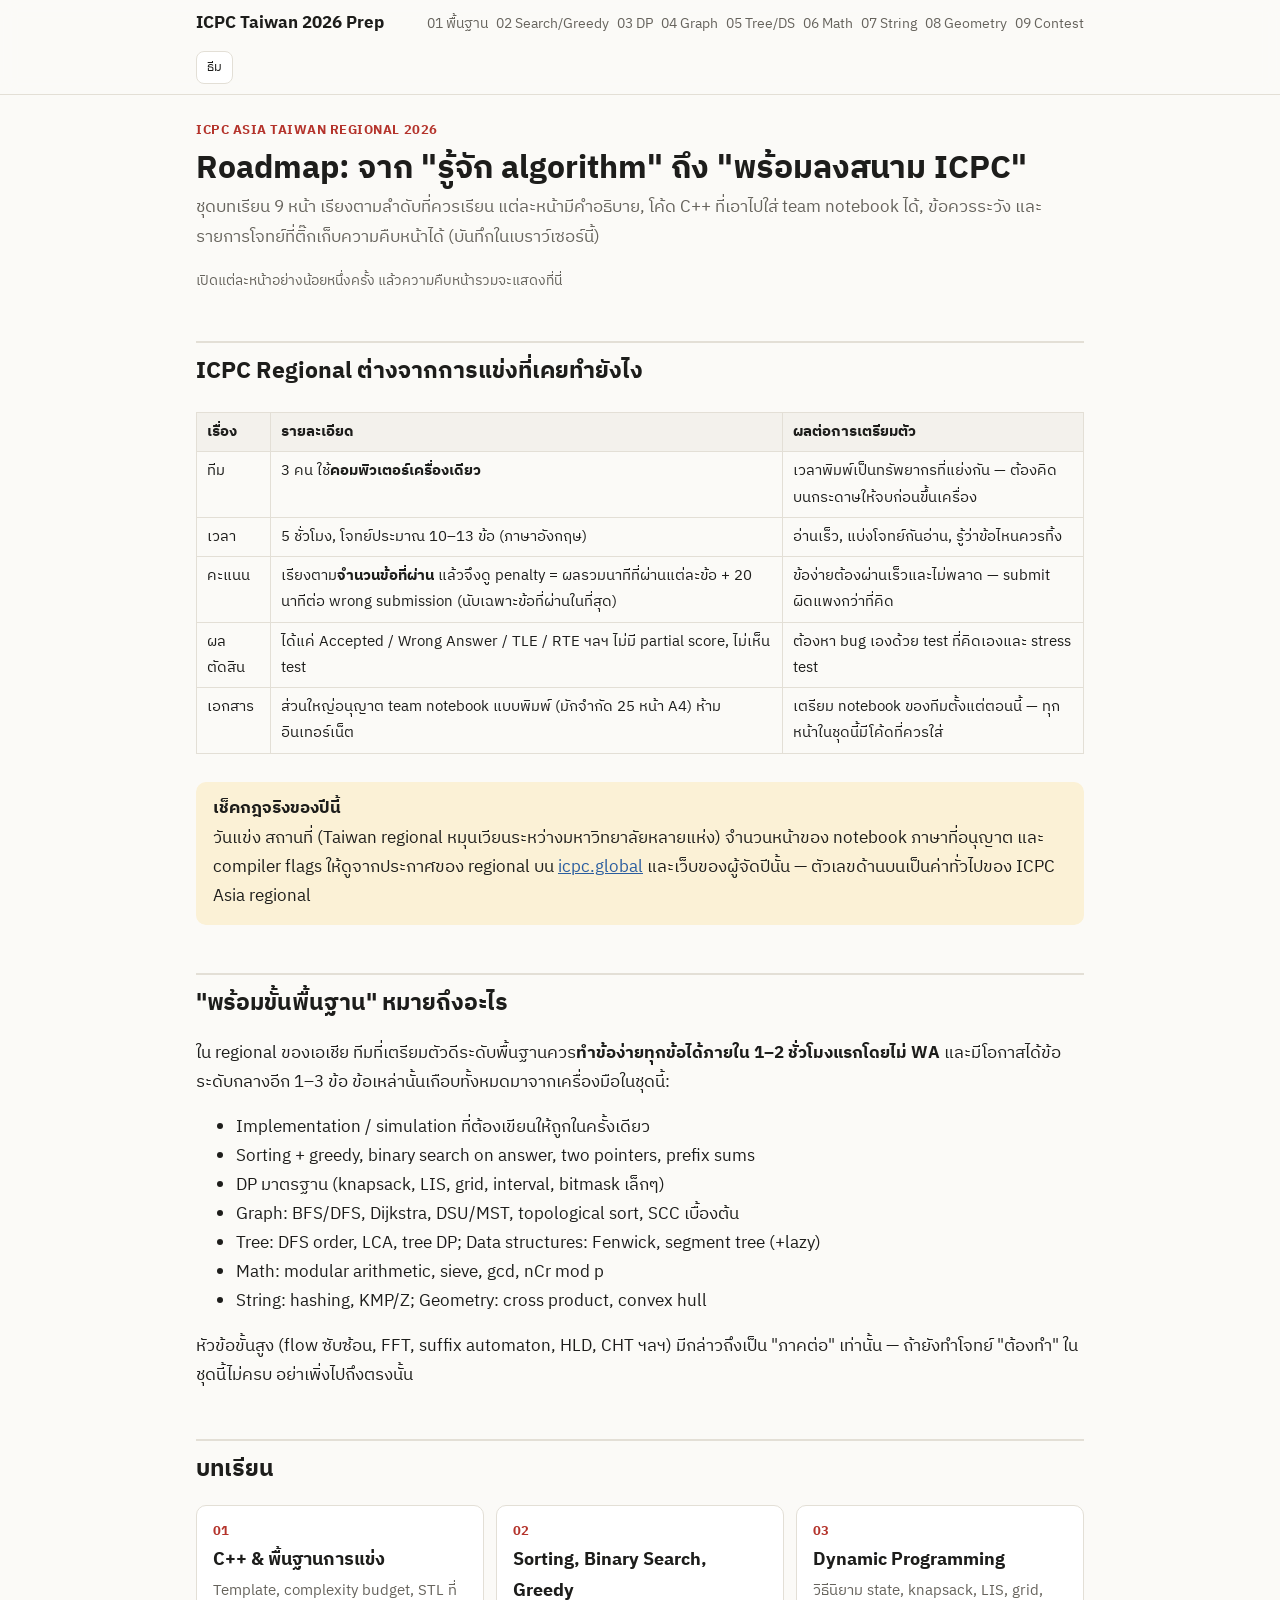
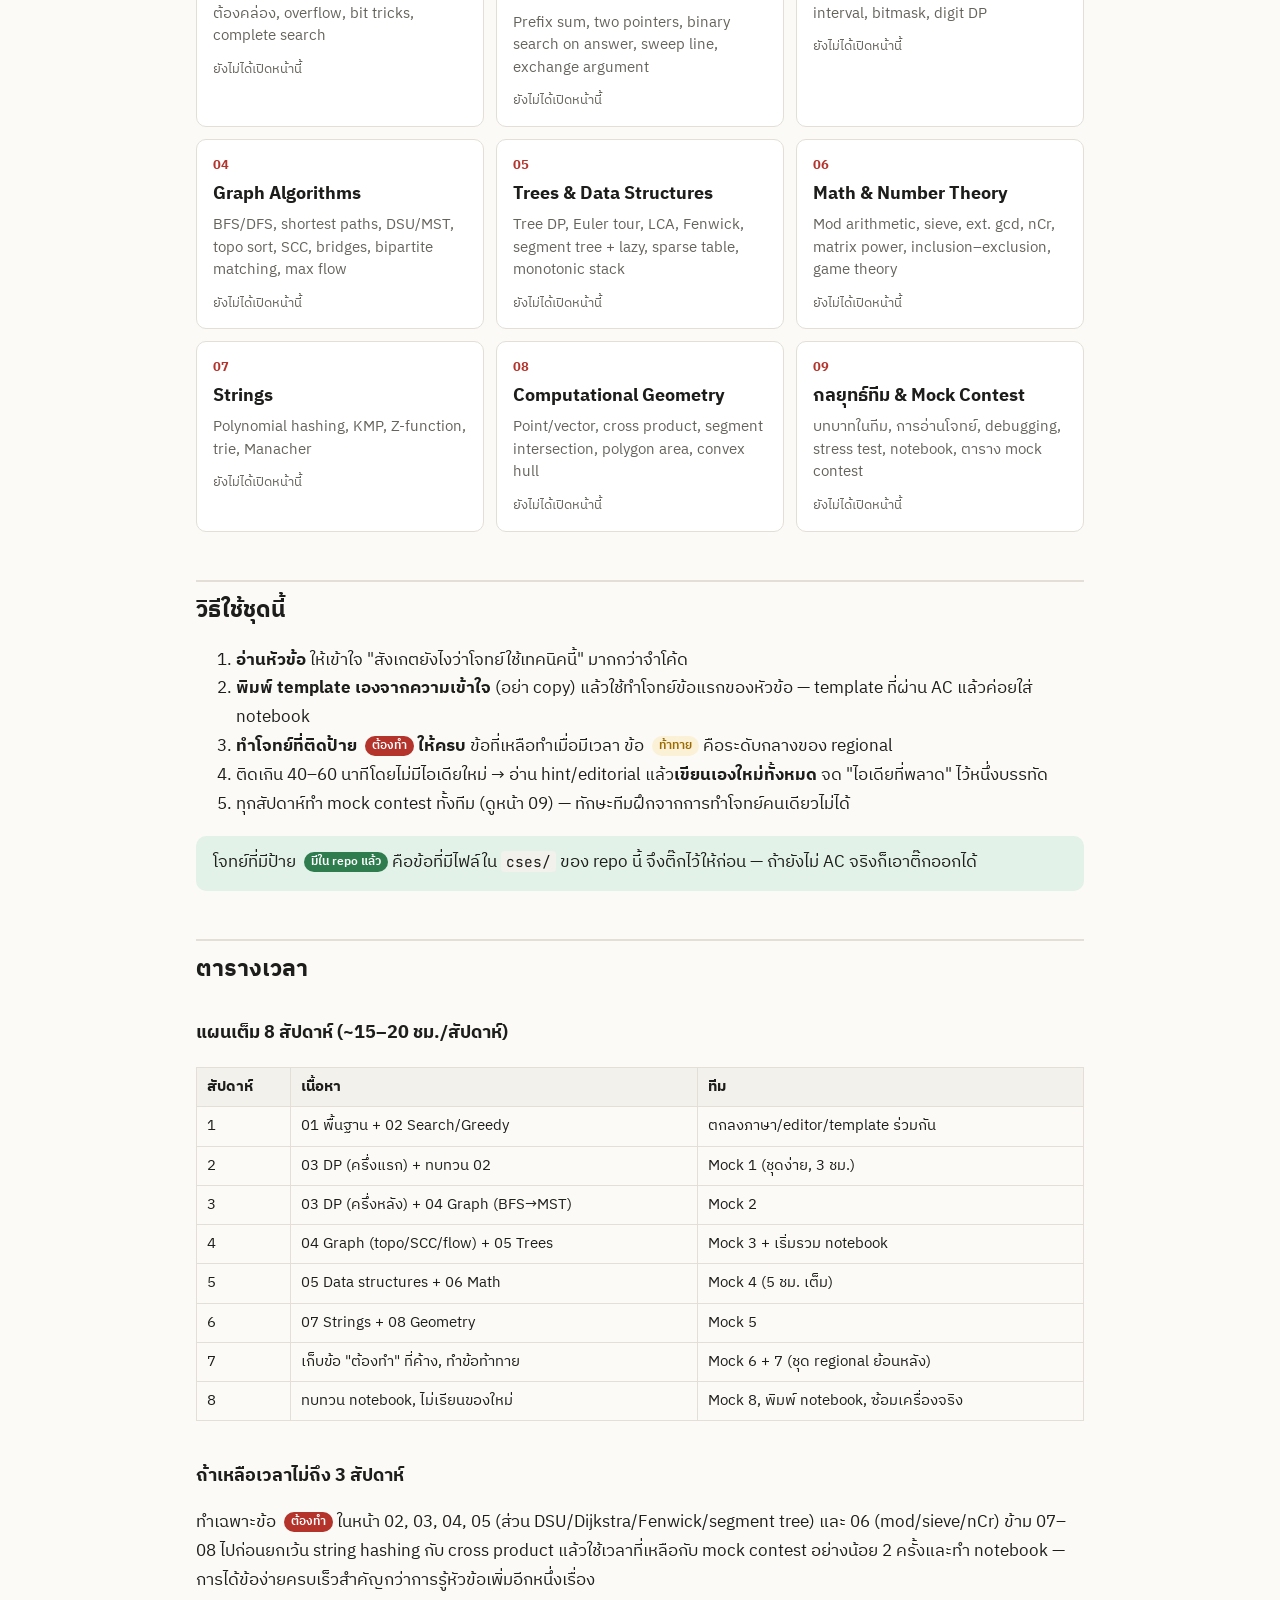
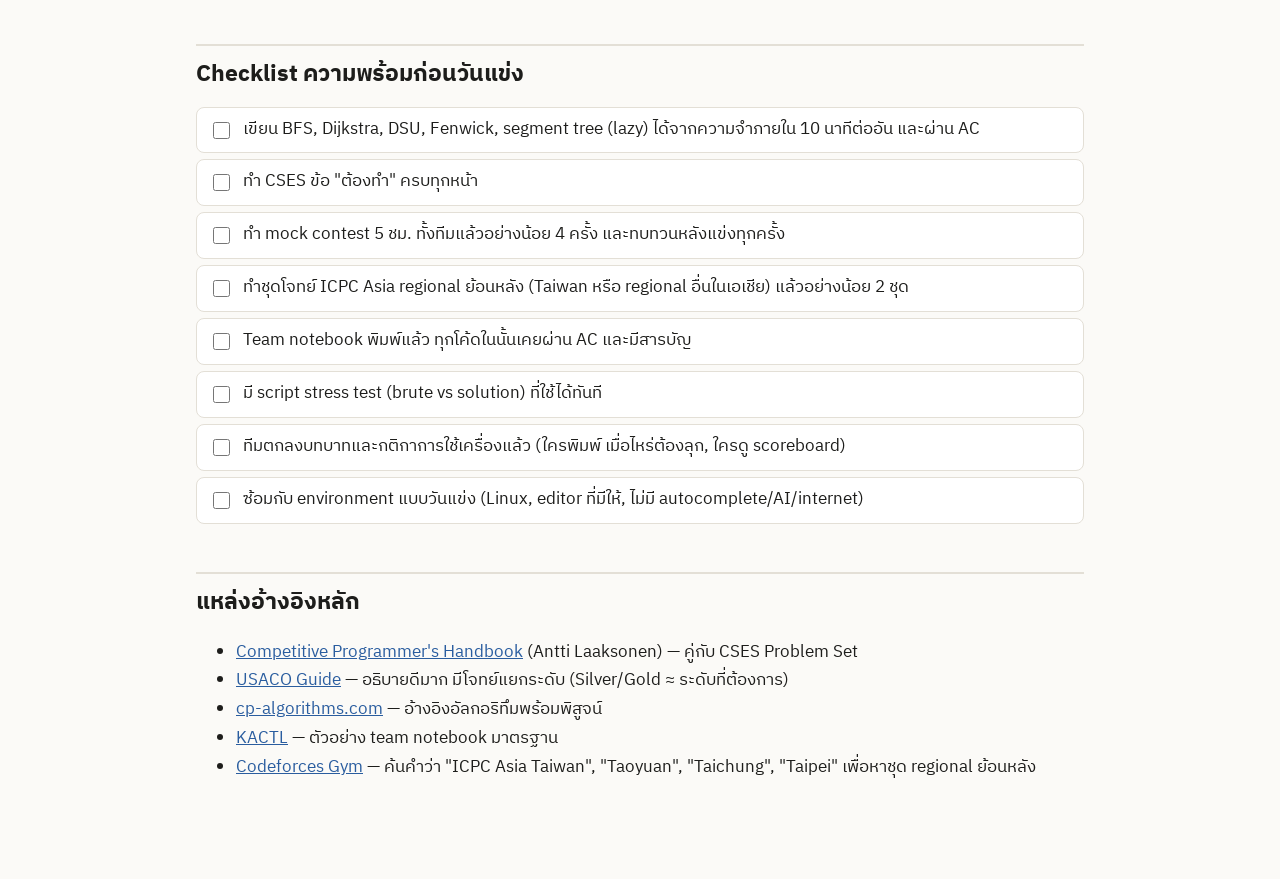
<file: icpc-taiwan-2026/index.html>
<!doctype html>
<html lang="th">
<head>
<meta charset="utf-8">
<meta name="viewport" content="width=device-width, initial-scale=1">
<title>ICPC Taiwan Roadmap</title>
<link rel="preconnect" href="https://fonts.googleapis.com">
<link href="https://fonts.googleapis.com/css2?family=IBM+Plex+Sans+Thai:wght@400;600;700&family=JetBrains+Mono:wght@400;600&display=swap" rel="stylesheet">
<link rel="stylesheet" href="assets/style.css">
</head>
<body data-page="index.html">
<main>
  <div class="kicker">ICPC Asia Taiwan Regional 2026</div>
  <h1>Roadmap: จาก "รู้จัก algorithm" ถึง "พร้อมลงสนาม ICPC"</h1>
  <p class="lead">ชุดบทเรียน 9 หน้า เรียงตามลำดับที่ควรเรียน แต่ละหน้ามีคำอธิบาย, โค้ด C++ ที่เอาไปใส่ team notebook ได้, ข้อควรระวัง และรายการโจทย์ที่ติ๊กเก็บความคืบหน้าได้ (บันทึกในเบราว์เซอร์นี้)</p>

  <div class="page-progress" id="overall-progress"></div>

  <h2>ICPC Regional ต่างจากการแข่งที่เคยทำยังไง</h2>
  <div class="table-wrap"><table>
    <tr><th>เรื่อง</th><th>รายละเอียด</th><th>ผลต่อการเตรียมตัว</th></tr>
    <tr><td>ทีม</td><td>3 คน ใช้<b>คอมพิวเตอร์เครื่องเดียว</b></td><td>เวลาพิมพ์เป็นทรัพยากรที่แย่งกัน — ต้องคิดบนกระดาษให้จบก่อนขึ้นเครื่อง</td></tr>
    <tr><td>เวลา</td><td>5 ชั่วโมง, โจทย์ประมาณ 10–13 ข้อ (ภาษาอังกฤษ)</td><td>อ่านเร็ว, แบ่งโจทย์กันอ่าน, รู้ว่าข้อไหนควรทิ้ง</td></tr>
    <tr><td>คะแนน</td><td>เรียงตาม<b>จำนวนข้อที่ผ่าน</b> แล้วจึงดู penalty = ผลรวมนาทีที่ผ่านแต่ละข้อ + 20 นาทีต่อ wrong submission (นับเฉพาะข้อที่ผ่านในที่สุด)</td><td>ข้อง่ายต้องผ่านเร็วและไม่พลาด — submit ผิดแพงกว่าที่คิด</td></tr>
    <tr><td>ผลตัดสิน</td><td>ได้แค่ Accepted / Wrong Answer / TLE / RTE ฯลฯ ไม่มี partial score, ไม่เห็น test</td><td>ต้องหา bug เองด้วย test ที่คิดเองและ stress test</td></tr>
    <tr><td>เอกสาร</td><td>ส่วนใหญ่อนุญาต team notebook แบบพิมพ์ (มักจำกัด 25 หน้า A4) ห้ามอินเทอร์เน็ต</td><td>เตรียม notebook ของทีมตั้งแต่ตอนนี้ — ทุกหน้าในชุดนี้มีโค้ดที่ควรใส่</td></tr>
  </table></div>
  <div class="box warn"><span class="label">เช็คกฎจริงของปีนี้</span>วันแข่ง สถานที่ (Taiwan regional หมุนเวียนระหว่างมหาวิทยาลัยหลายแห่ง) จำนวนหน้าของ notebook ภาษาที่อนุญาต และ compiler flags ให้ดูจากประกาศของ regional บน <a href="https://icpc.global" target="_blank" rel="noopener">icpc.global</a> และเว็บของผู้จัดปีนั้น — ตัวเลขด้านบนเป็นค่าทั่วไปของ ICPC Asia regional</div>

  <h2>"พร้อมขั้นพื้นฐาน" หมายถึงอะไร</h2>
  <p>ใน regional ของเอเชีย ทีมที่เตรียมตัวดีระดับพื้นฐานควร<b>ทำข้อง่ายทุกข้อได้ภายใน 1–2 ชั่วโมงแรกโดยไม่ WA</b> และมีโอกาสได้ข้อระดับกลางอีก 1–3 ข้อ ข้อเหล่านั้นเกือบทั้งหมดมาจากเครื่องมือในชุดนี้:</p>
  <ul>
    <li>Implementation / simulation ที่ต้องเขียนให้ถูกในครั้งเดียว</li>
    <li>Sorting + greedy, binary search on answer, two pointers, prefix sums</li>
    <li>DP มาตรฐาน (knapsack, LIS, grid, interval, bitmask เล็กๆ)</li>
    <li>Graph: BFS/DFS, Dijkstra, DSU/MST, topological sort, SCC เบื้องต้น</li>
    <li>Tree: DFS order, LCA, tree DP; Data structures: Fenwick, segment tree (+lazy)</li>
    <li>Math: modular arithmetic, sieve, gcd, nCr mod p</li>
    <li>String: hashing, KMP/Z; Geometry: cross product, convex hull</li>
  </ul>
  <p>หัวข้อขั้นสูง (flow ซับซ้อน, FFT, suffix automaton, HLD, CHT ฯลฯ) มีกล่าวถึงเป็น "ภาคต่อ" เท่านั้น — ถ้ายังทำโจทย์ "ต้องทำ" ในชุดนี้ไม่ครบ อย่าเพิ่งไปถึงตรงนั้น</p>

  <h2>บทเรียน</h2>
  <div class="cards">
    <a class="card" href="01-foundations.html" data-page="01-foundations.html"><div class="num">01</div><h3>C++ & พื้นฐานการแข่ง</h3><p>Template, complexity budget, STL ที่ต้องคล่อง, overflow, bit tricks, complete search</p><div class="count"></div></a>
    <a class="card" href="02-search-greedy.html" data-page="02-search-greedy.html"><div class="num">02</div><h3>Sorting, Binary Search, Greedy</h3><p>Prefix sum, two pointers, binary search on answer, sweep line, exchange argument</p><div class="count"></div></a>
    <a class="card" href="03-dp.html" data-page="03-dp.html"><div class="num">03</div><h3>Dynamic Programming</h3><p>วิธีนิยาม state, knapsack, LIS, grid, interval, bitmask, digit DP</p><div class="count"></div></a>
    <a class="card" href="04-graphs.html" data-page="04-graphs.html"><div class="num">04</div><h3>Graph Algorithms</h3><p>BFS/DFS, shortest paths, DSU/MST, topo sort, SCC, bridges, bipartite matching, max flow</p><div class="count"></div></a>
    <a class="card" href="05-trees-ds.html" data-page="05-trees-ds.html"><div class="num">05</div><h3>Trees & Data Structures</h3><p>Tree DP, Euler tour, LCA, Fenwick, segment tree + lazy, sparse table, monotonic stack</p><div class="count"></div></a>
    <a class="card" href="06-math.html" data-page="06-math.html"><div class="num">06</div><h3>Math & Number Theory</h3><p>Mod arithmetic, sieve, ext. gcd, nCr, matrix power, inclusion–exclusion, game theory</p><div class="count"></div></a>
    <a class="card" href="07-strings.html" data-page="07-strings.html"><div class="num">07</div><h3>Strings</h3><p>Polynomial hashing, KMP, Z-function, trie, Manacher</p><div class="count"></div></a>
    <a class="card" href="08-geometry.html" data-page="08-geometry.html"><div class="num">08</div><h3>Computational Geometry</h3><p>Point/vector, cross product, segment intersection, polygon area, convex hull</p><div class="count"></div></a>
    <a class="card" href="09-contest.html" data-page="09-contest.html"><div class="num">09</div><h3>กลยุทธ์ทีม & Mock Contest</h3><p>บทบาทในทีม, การอ่านโจทย์, debugging, stress test, notebook, ตาราง mock contest</p><div class="count"></div></a>
  </div>

  <h2>วิธีใช้ชุดนี้</h2>
  <ol>
    <li><b>อ่านหัวข้อ</b> ให้เข้าใจ "สังเกตยังไงว่าโจทย์ใช้เทคนิคนี้" มากกว่าจำโค้ด</li>
    <li><b>พิมพ์ template เองจากความเข้าใจ</b> (อย่า copy) แล้วใช้ทำโจทย์ข้อแรกของหัวข้อ — template ที่ผ่าน AC แล้วค่อยใส่ notebook</li>
    <li><b>ทำโจทย์ที่ติดป้าย <span class="tag must">ต้องทำ</span> ให้ครบ</b> ข้อที่เหลือทำเมื่อมีเวลา ข้อ <span class="tag hard">ท้าทาย</span> คือระดับกลางของ regional</li>
    <li>ติดเกิน 40–60 นาทีโดยไม่มีไอเดียใหม่ → อ่าน hint/editorial แล้ว<b>เขียนเองใหม่ทั้งหมด</b> จด "ไอเดียที่พลาด" ไว้หนึ่งบรรทัด</li>
    <li>ทุกสัปดาห์ทำ mock contest ทั้งทีม (ดูหน้า 09) — ทักษะทีมฝึกจากการทำโจทย์คนเดียวไม่ได้</li>
  </ol>
  <div class="box good">โจทย์ที่มีป้าย <span class="tag repo">มีใน repo แล้ว</span> คือข้อที่มีไฟล์ใน <code>cses/</code> ของ repo นี้ จึงติ๊กไว้ให้ก่อน — ถ้ายังไม่ AC จริงก็เอาติ๊กออกได้</div>

  <h2>ตารางเวลา</h2>
  <h3>แผนเต็ม 8 สัปดาห์ (~15–20 ชม./สัปดาห์)</h3>
  <div class="table-wrap"><table>
    <tr><th>สัปดาห์</th><th>เนื้อหา</th><th>ทีม</th></tr>
    <tr><td>1</td><td>01 พื้นฐาน + 02 Search/Greedy</td><td>ตกลงภาษา/editor/template ร่วมกัน</td></tr>
    <tr><td>2</td><td>03 DP (ครึ่งแรก) + ทบทวน 02</td><td>Mock 1 (ชุดง่าย, 3 ชม.)</td></tr>
    <tr><td>3</td><td>03 DP (ครึ่งหลัง) + 04 Graph (BFS→MST)</td><td>Mock 2</td></tr>
    <tr><td>4</td><td>04 Graph (topo/SCC/flow) + 05 Trees</td><td>Mock 3 + เริ่มรวม notebook</td></tr>
    <tr><td>5</td><td>05 Data structures + 06 Math</td><td>Mock 4 (5 ชม. เต็ม)</td></tr>
    <tr><td>6</td><td>07 Strings + 08 Geometry</td><td>Mock 5</td></tr>
    <tr><td>7</td><td>เก็บข้อ "ต้องทำ" ที่ค้าง, ทำข้อท้าทาย</td><td>Mock 6 + 7 (ชุด regional ย้อนหลัง)</td></tr>
    <tr><td>8</td><td>ทบทวน notebook, ไม่เรียนของใหม่</td><td>Mock 8, พิมพ์ notebook, ซ้อมเครื่องจริง</td></tr>
  </table></div>
  <h3>ถ้าเหลือเวลาไม่ถึง 3 สัปดาห์</h3>
  <p>ทำเฉพาะข้อ <span class="tag must">ต้องทำ</span> ในหน้า 02, 03, 04, 05 (ส่วน DSU/Dijkstra/Fenwick/segment tree) และ 06 (mod/sieve/nCr) ข้าม 07–08 ไปก่อนยกเว้น string hashing กับ cross product แล้วใช้เวลาที่เหลือกับ mock contest อย่างน้อย 2 ครั้งและทำ notebook — การได้ข้อง่ายครบเร็วสำคัญกว่าการรู้หัวข้อเพิ่มอีกหนึ่งเรื่อง</p>

  <h2>Checklist ความพร้อมก่อนวันแข่ง</h2>
  <ul class="problems">
    <li data-id="ready-1">เขียน BFS, Dijkstra, DSU, Fenwick, segment tree (lazy) ได้จากความจำภายใน 10 นาทีต่ออัน และผ่าน AC</li>
    <li data-id="ready-2">ทำ CSES ข้อ "ต้องทำ" ครบทุกหน้า</li>
    <li data-id="ready-3">ทำ mock contest 5 ชม. ทั้งทีมแล้วอย่างน้อย 4 ครั้ง และทบทวนหลังแข่งทุกครั้ง</li>
    <li data-id="ready-4">ทำชุดโจทย์ ICPC Asia regional ย้อนหลัง (Taiwan หรือ regional อื่นในเอเชีย) แล้วอย่างน้อย 2 ชุด</li>
    <li data-id="ready-5">Team notebook พิมพ์แล้ว ทุกโค้ดในนั้นเคยผ่าน AC และมีสารบัญ</li>
    <li data-id="ready-6">มี script stress test (brute vs solution) ที่ใช้ได้ทันที</li>
    <li data-id="ready-7">ทีมตกลงบทบาทและกติกาการใช้เครื่องแล้ว (ใครพิมพ์ เมื่อไหร่ต้องลุก, ใครดู scoreboard)</li>
    <li data-id="ready-8">ซ้อมกับ environment แบบวันแข่ง (Linux, editor ที่มีให้, ไม่มี autocomplete/AI/internet)</li>
  </ul>

  <h2>แหล่งอ้างอิงหลัก</h2>
  <ul>
    <li><a href="https://cses.fi/book/book.pdf" target="_blank" rel="noopener">Competitive Programmer's Handbook</a> (Antti Laaksonen) — คู่กับ CSES Problem Set</li>
    <li><a href="https://usaco.guide" target="_blank" rel="noopener">USACO Guide</a> — อธิบายดีมาก มีโจทย์แยกระดับ (Silver/Gold ≈ ระดับที่ต้องการ)</li>
    <li><a href="https://cp-algorithms.com" target="_blank" rel="noopener">cp-algorithms.com</a> — อ้างอิงอัลกอริทึมพร้อมพิสูจน์</li>
    <li><a href="https://github.com/kth-competitive-programming/kactl" target="_blank" rel="noopener">KACTL</a> — ตัวอย่าง team notebook มาตรฐาน</li>
    <li><a href="https://codeforces.com/gyms" target="_blank" rel="noopener">Codeforces Gym</a> — ค้นคำว่า "ICPC Asia Taiwan", "Taoyuan", "Taichung", "Taipei" เพื่อหาชุด regional ย้อนหลัง</li>
  </ul>
</main>
<script src="assets/app.js"></script>
</body>
</html>
</file>
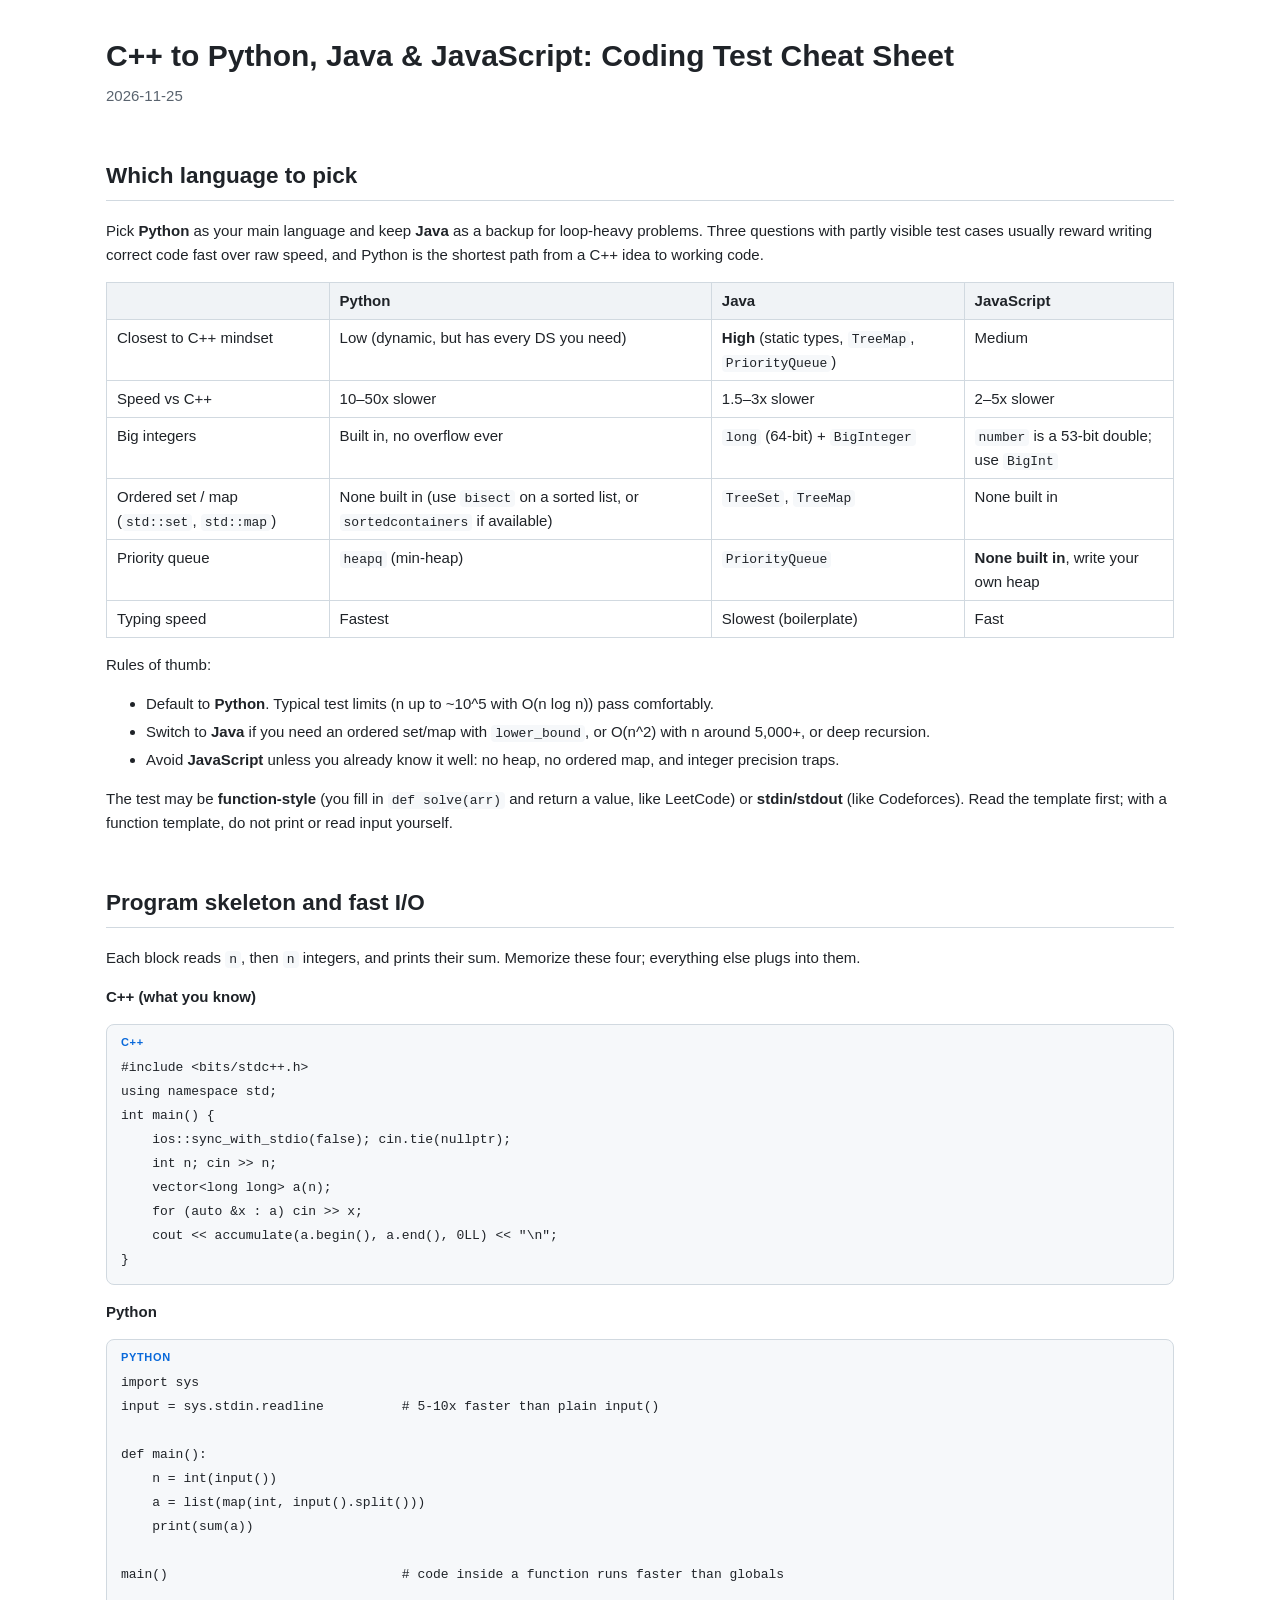
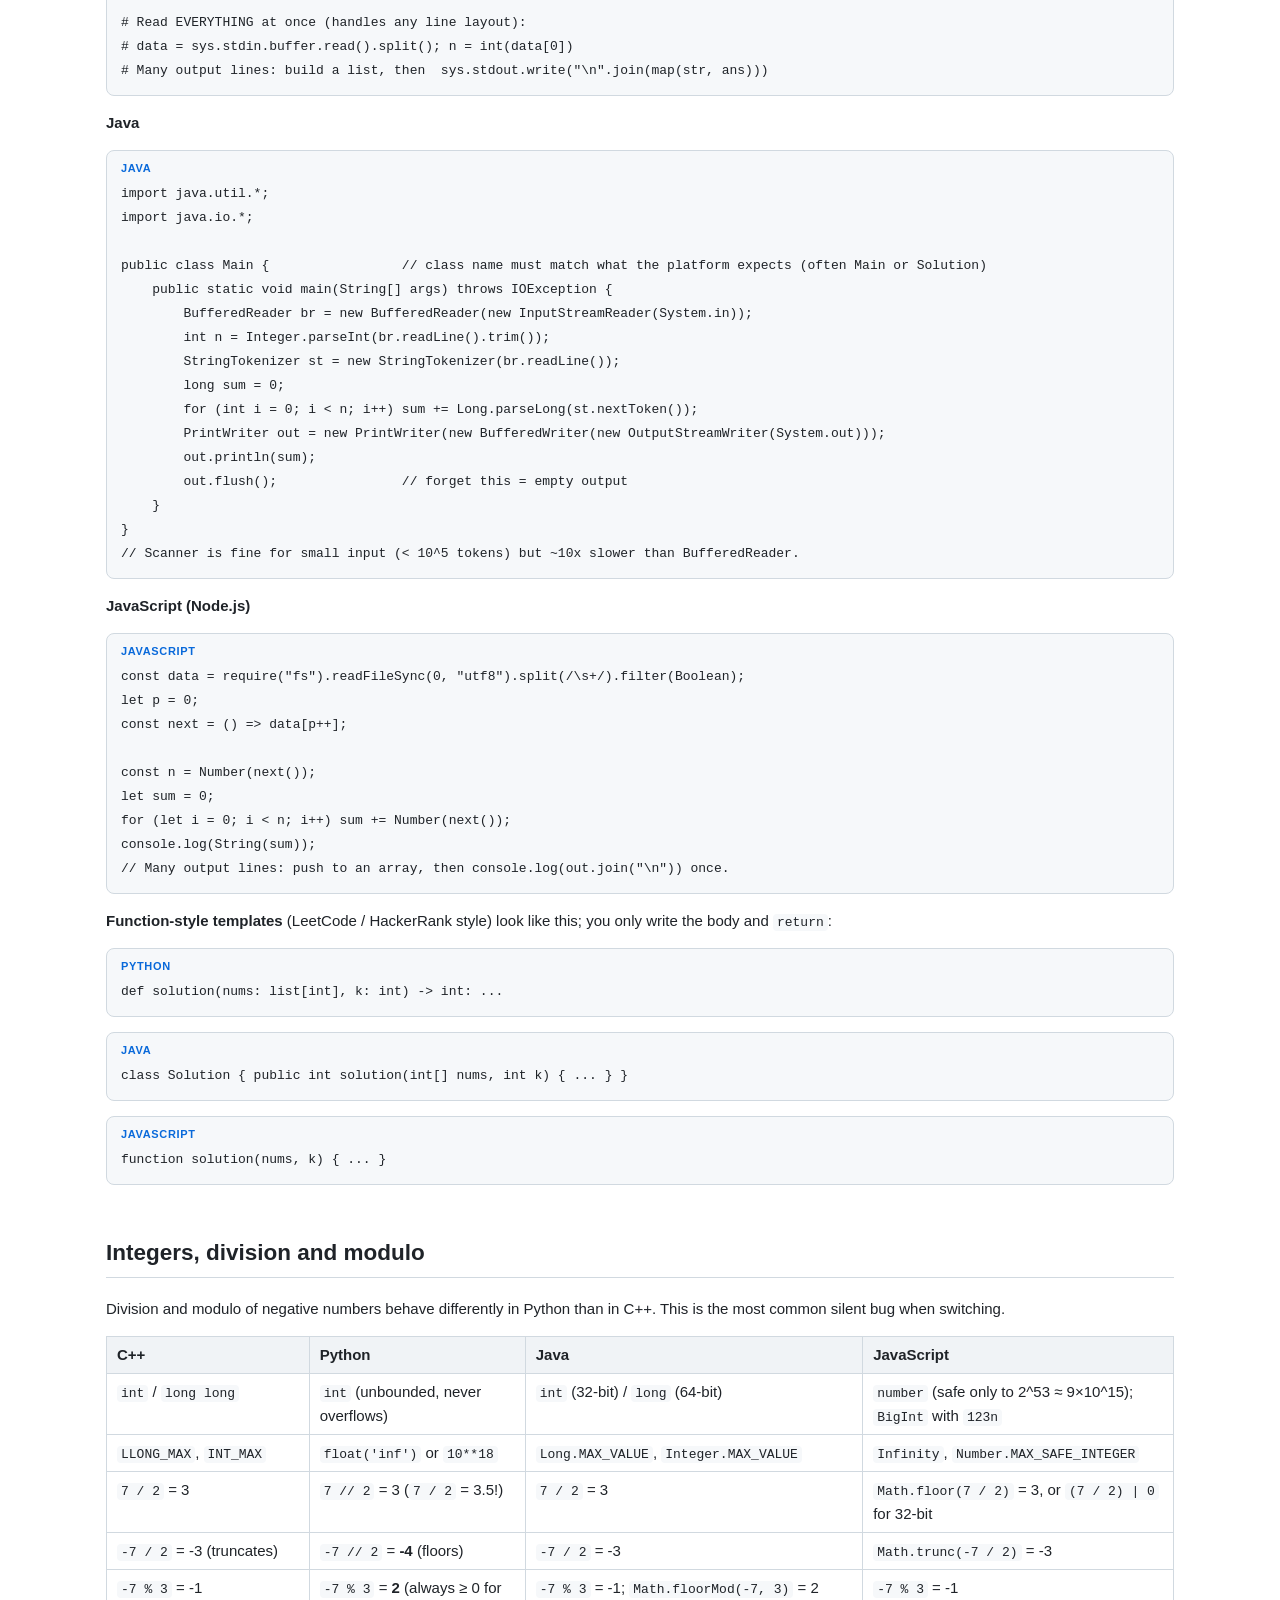
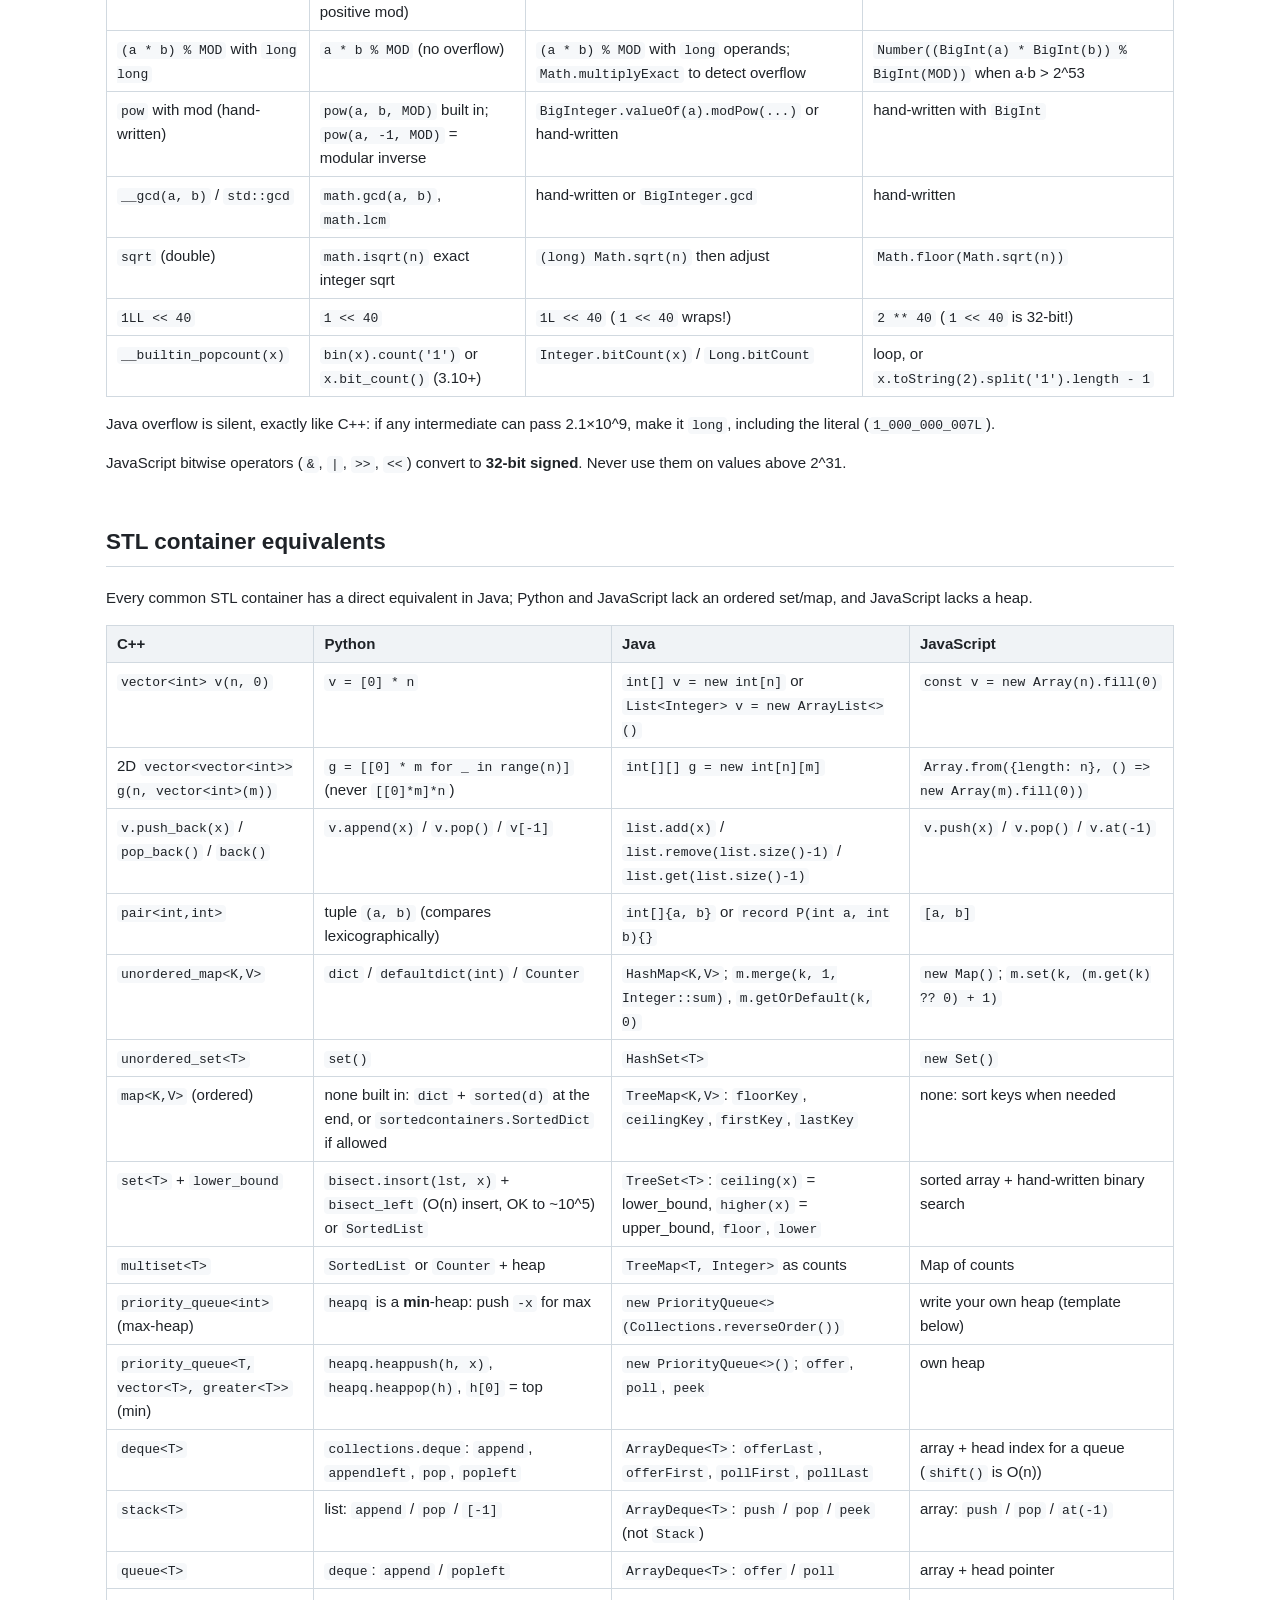
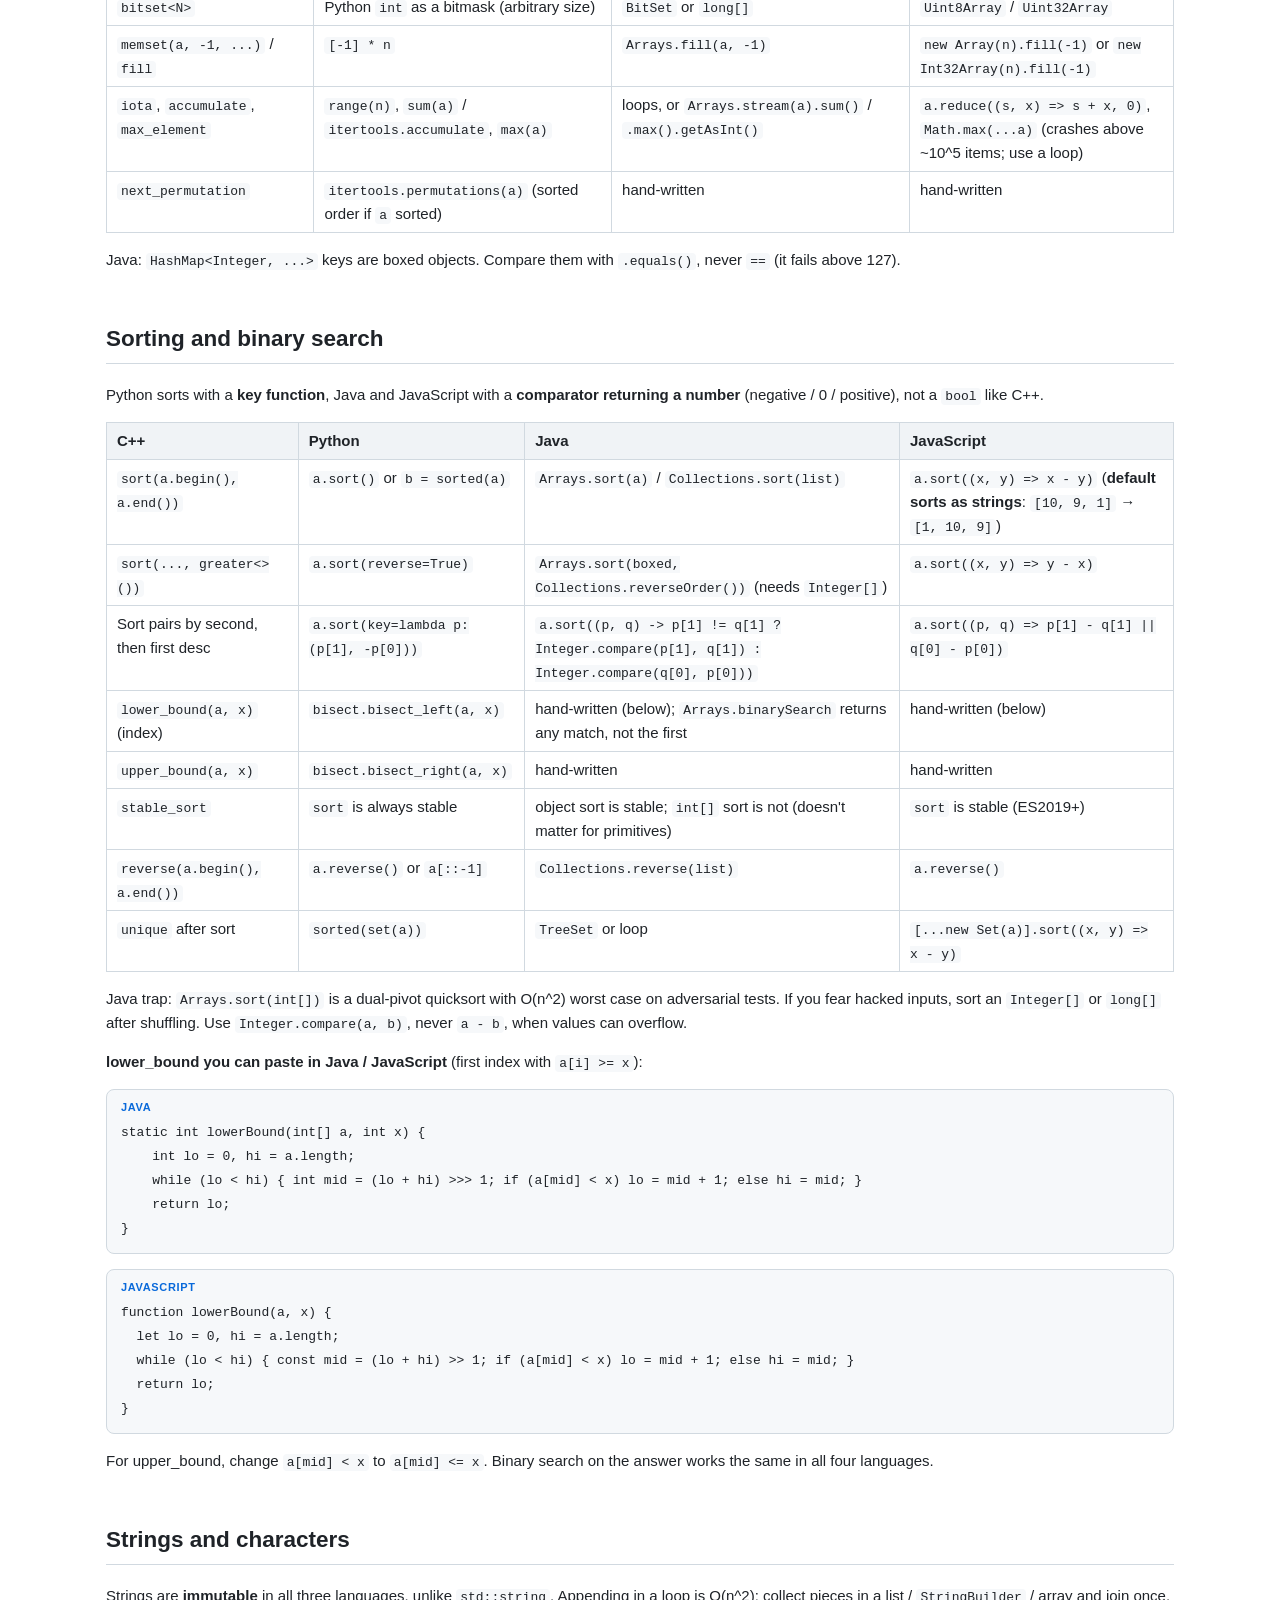
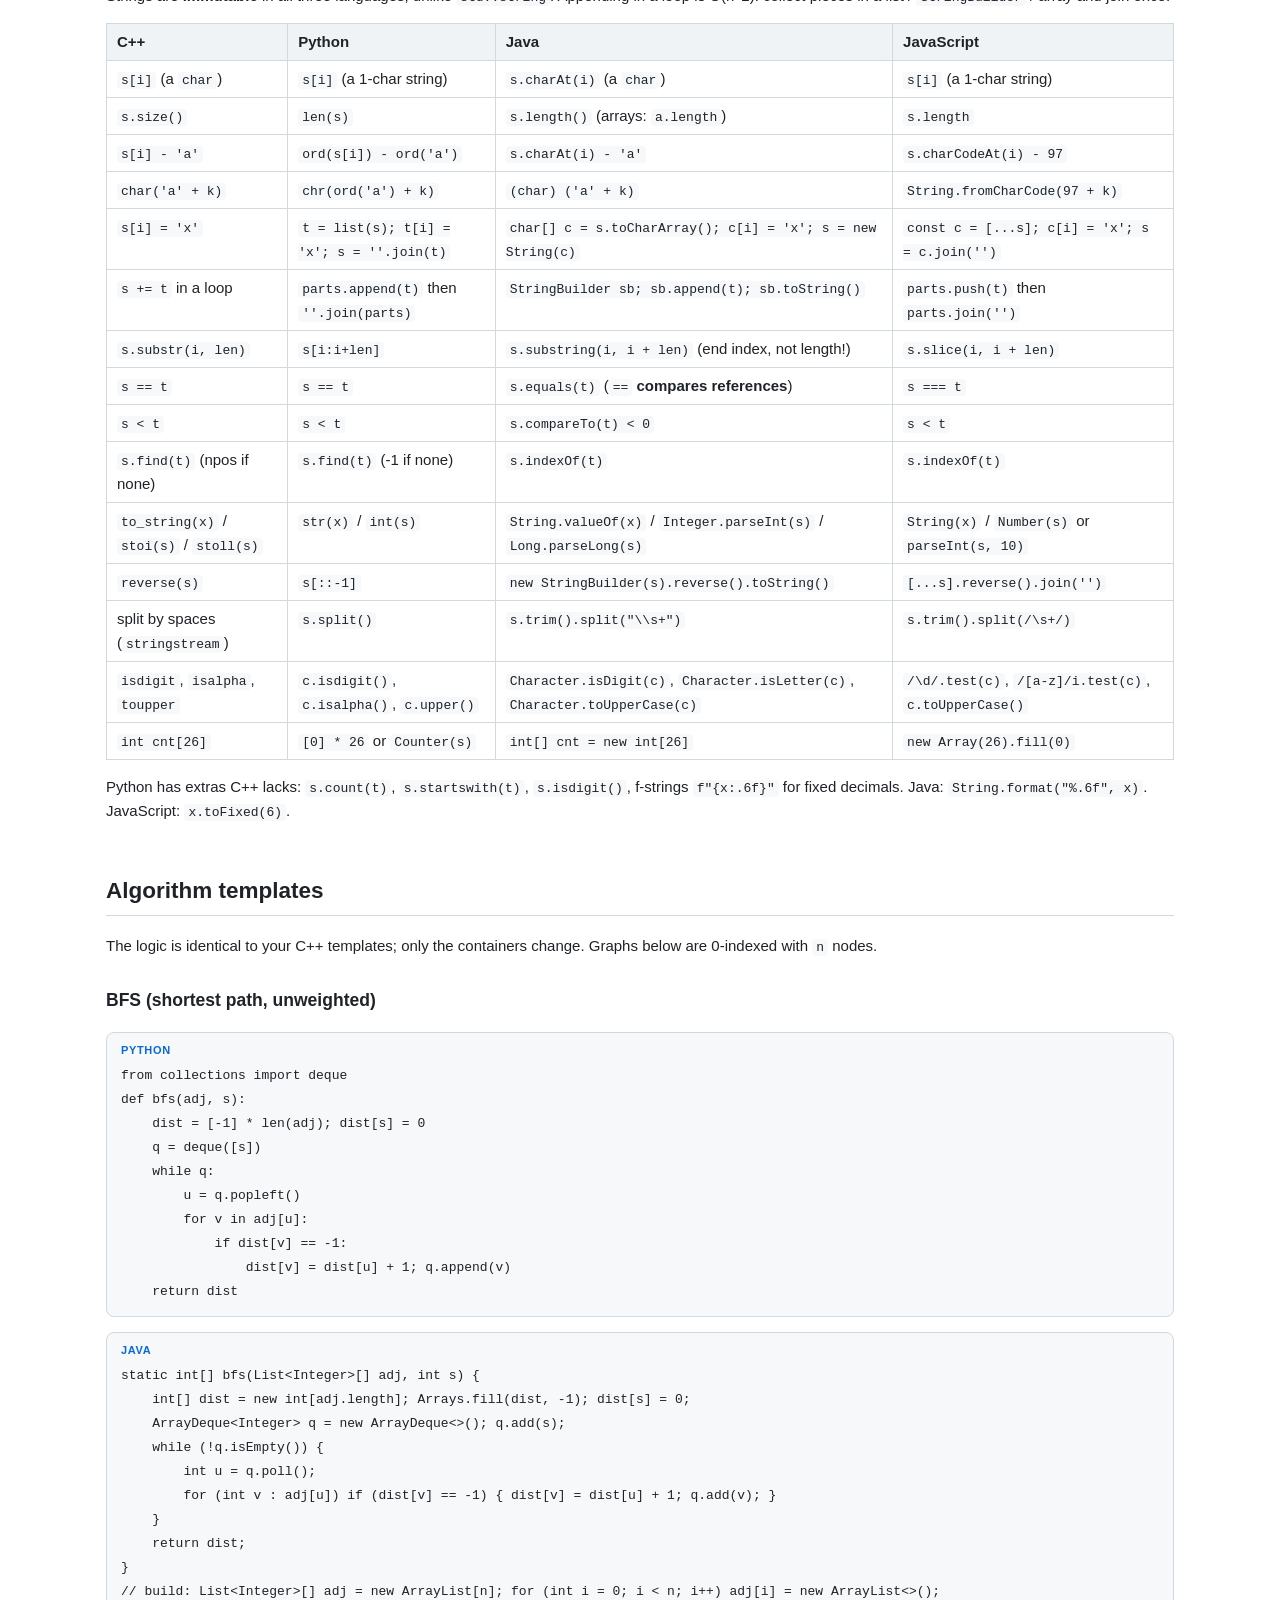
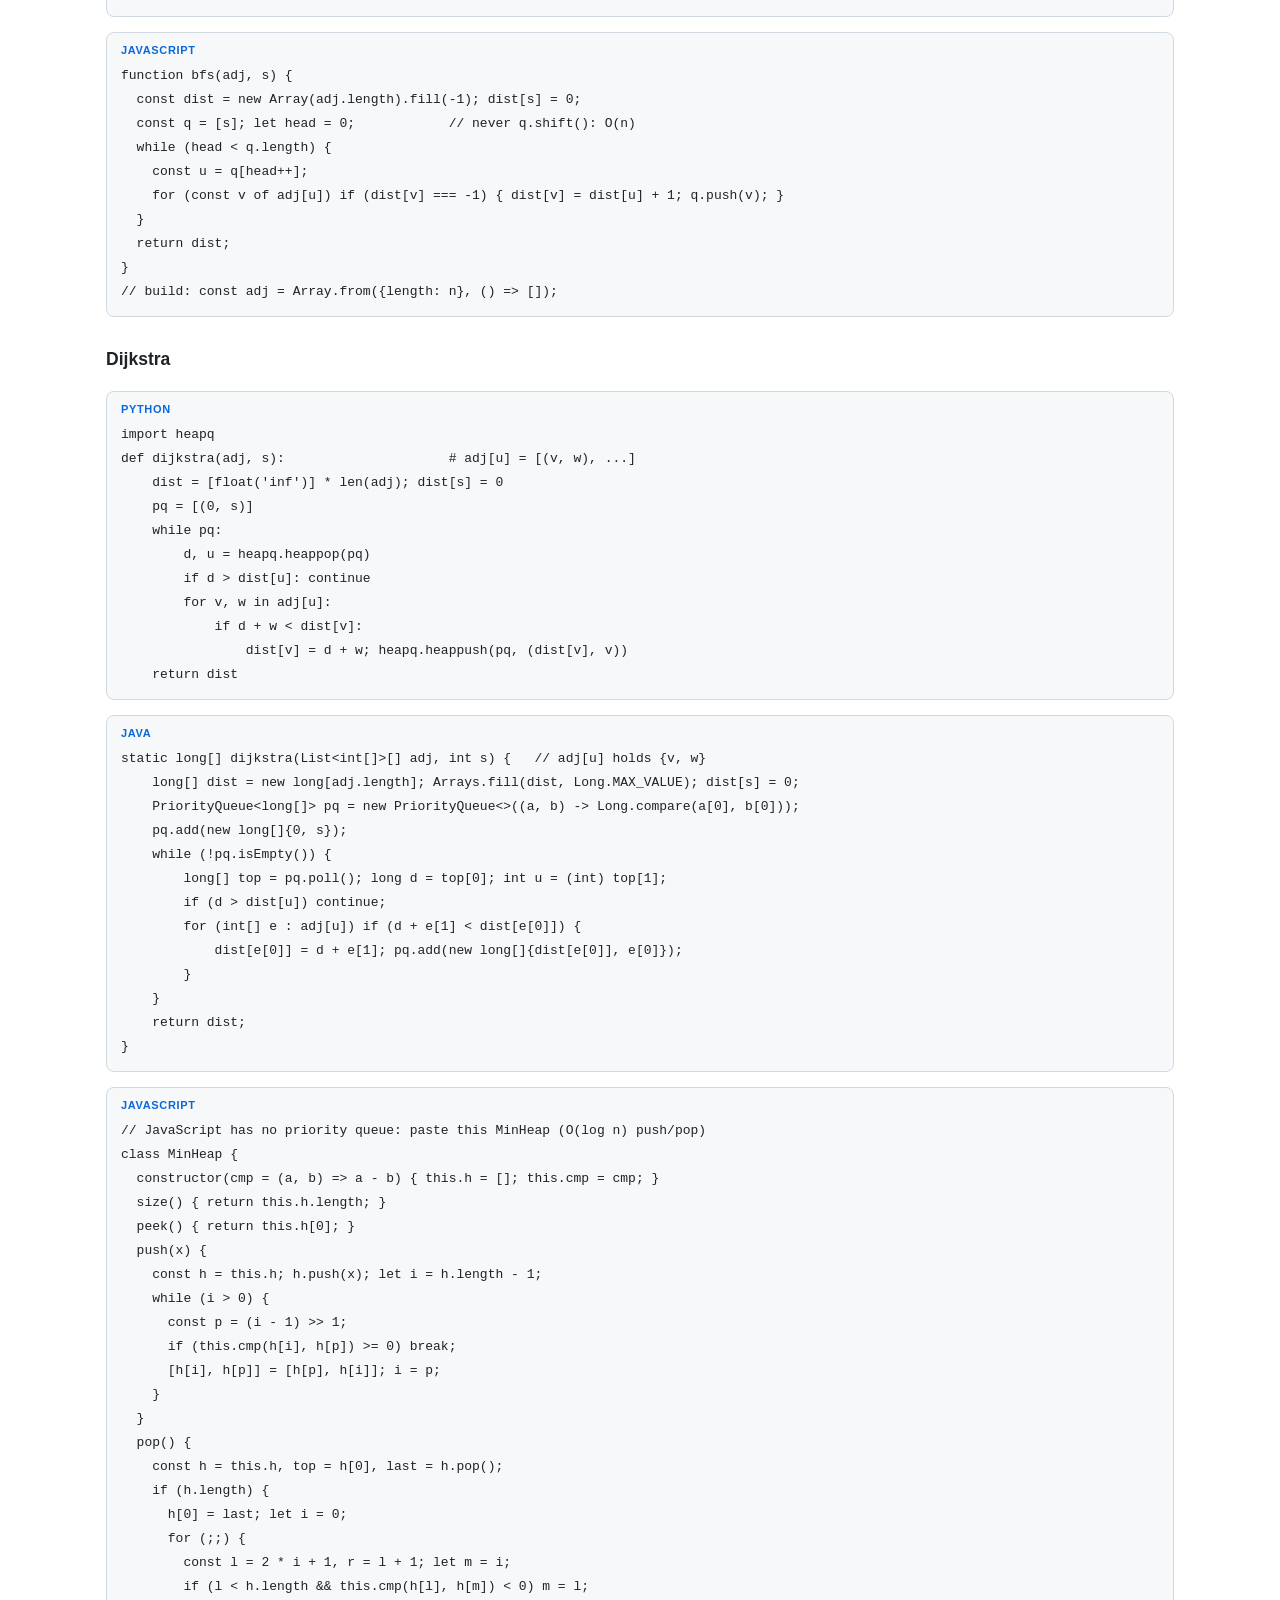
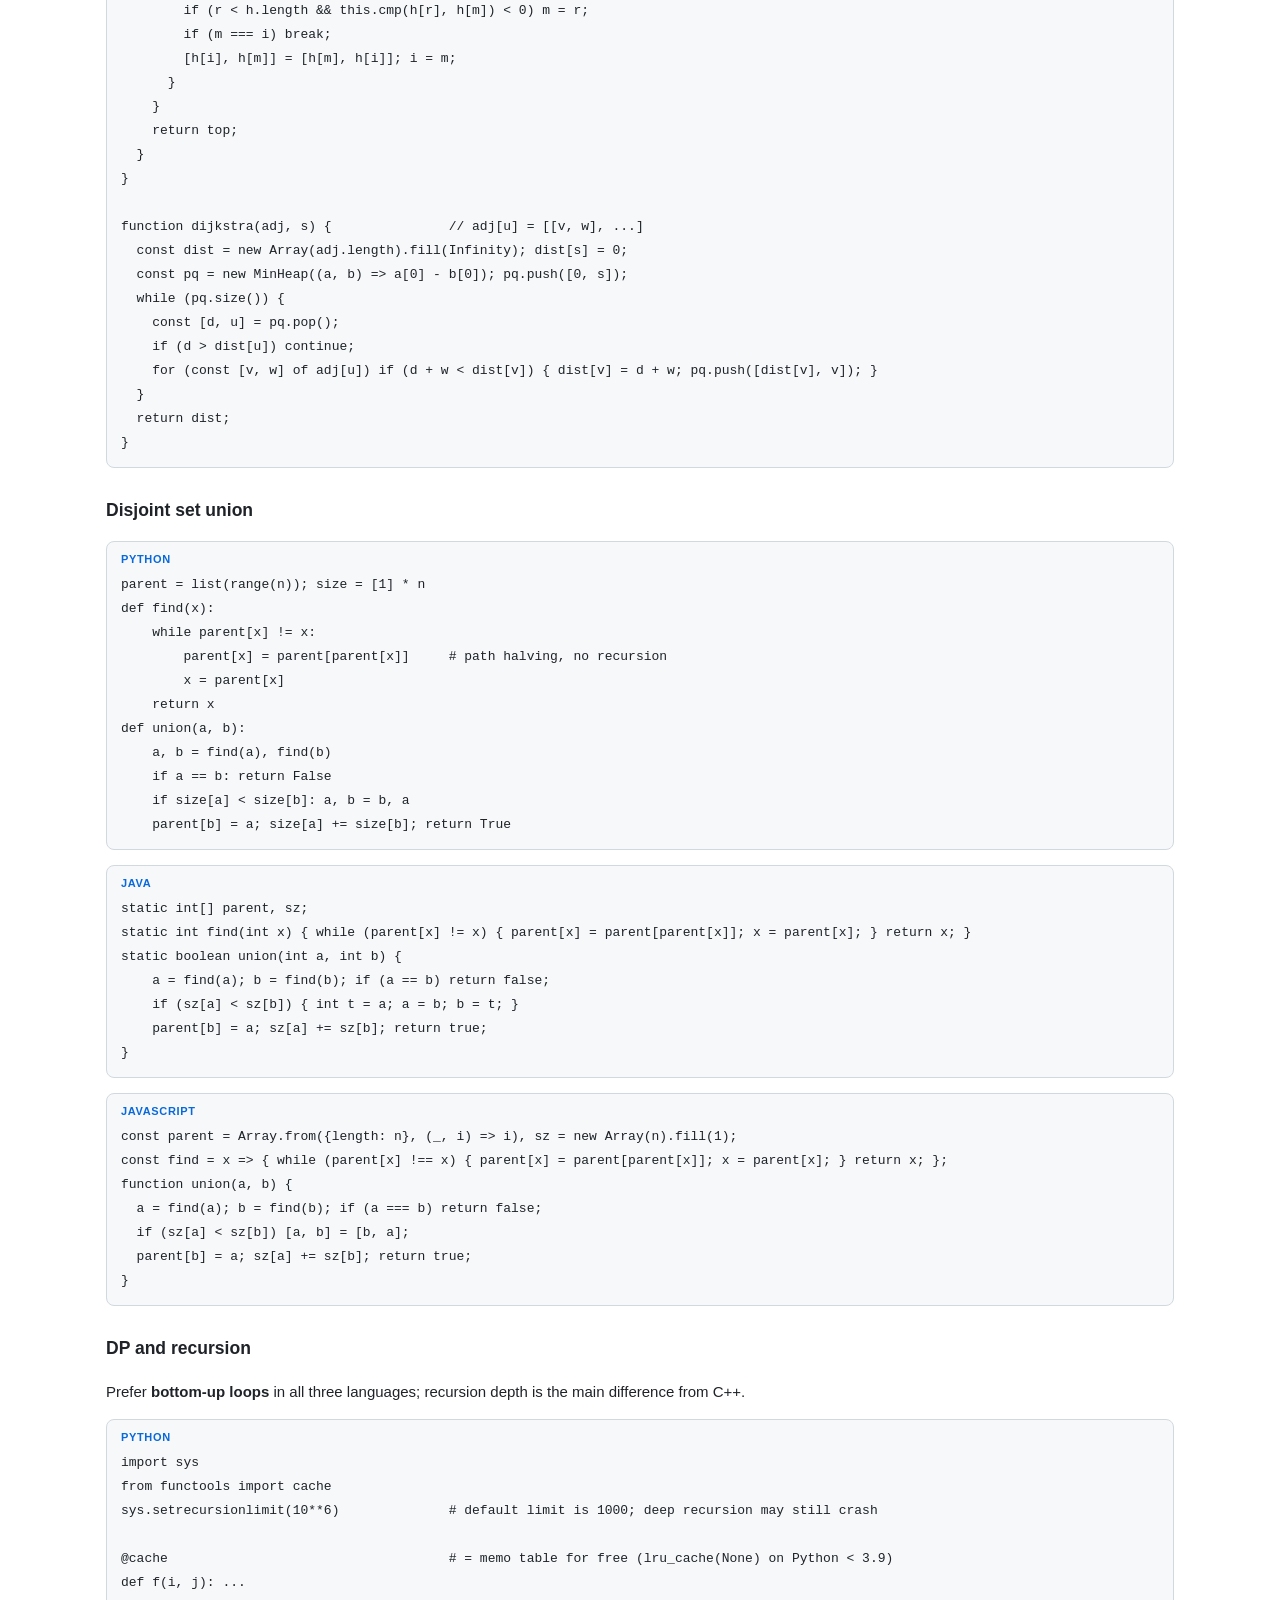
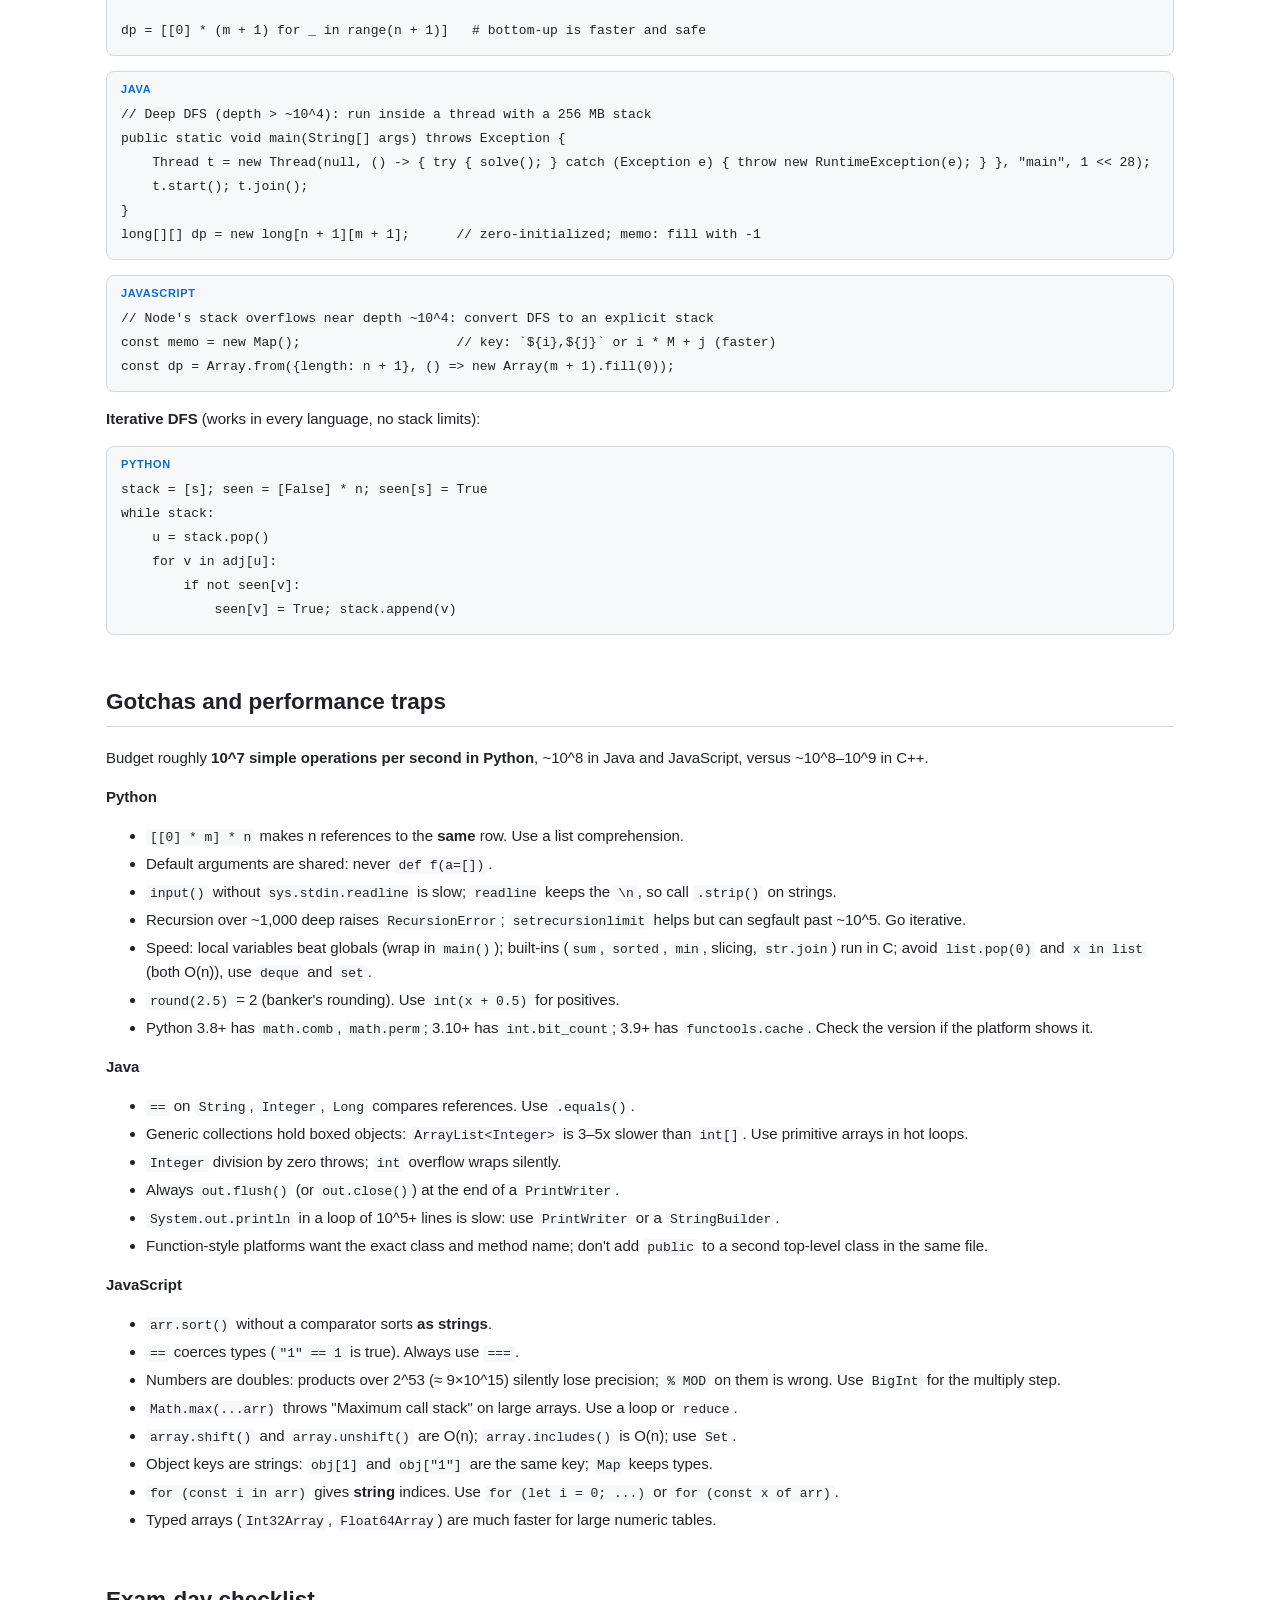
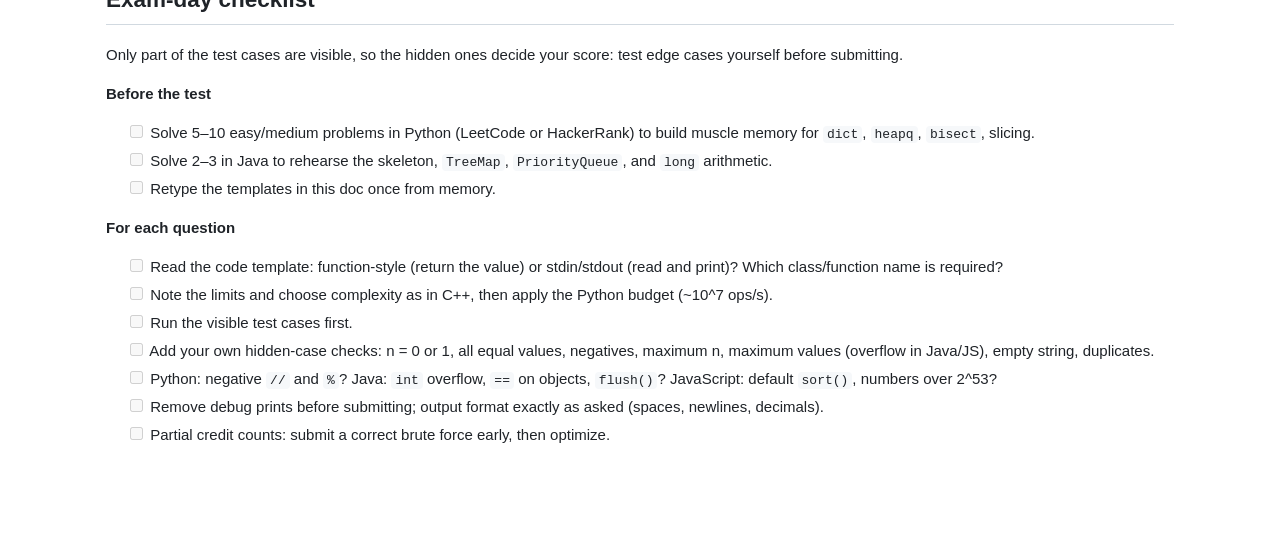
<file: docs/py-java-js-coding-test.html>
<!doctype html>
<html lang="en"><head><meta charset="utf-8">
<meta name="viewport" content="width=device-width, initial-scale=1">
<title>C++ to Python, Java &amp; JavaScript: Coding Test Cheat Sheet</title>
<style>
:root{--bg:#fff;--fg:#1f2328;--muted:#59636e;--border:#d1d9e0;--code-bg:#f6f8fa;--th-bg:#f0f3f6;--accent:#0969da}
@media (prefers-color-scheme:dark){:root{--bg:#0d1117;--fg:#e6edf3;--muted:#9198a1;--border:#3d444d;--code-bg:#161b22;--th-bg:#1c2128;--accent:#4493f8}}
*{box-sizing:border-box}
body{margin:0;background:var(--bg);color:var(--fg);font:15px/1.6 -apple-system,BlinkMacSystemFont,"Segoe UI",Helvetica,Arial,sans-serif}
main{max-width:1100px;margin:0 auto;padding:32px 16px 80px}
h1{font-size:2em;margin:0 0 4px} h2{margin-top:2.2em;padding-bottom:6px;border-bottom:1px solid var(--border)} h3{margin-top:1.6em}
h1+p{color:var(--muted);margin-top:0}
code{font:13px/1.5 ui-monospace,SFMono-Regular,Menlo,Consolas,monospace;background:var(--code-bg);padding:1px 4px;border-radius:4px}
pre{background:var(--code-bg);border:1px solid var(--border);border-radius:8px;padding:12px 14px;overflow-x:auto}
pre code{padding:0;background:none}
pre:has(code.language-cpp)::before{content:"C++"} pre:has(code.language-python)::before{content:"Python"}
pre:has(code.language-java)::before{content:"Java"} pre:has(code.language-javascript)::before{content:"JavaScript"}
pre::before{display:block;font:600 11px/1 sans-serif;text-transform:uppercase;letter-spacing:.06em;color:var(--accent);margin-bottom:8px}
table{border-collapse:collapse;width:100%;display:block;overflow-x:auto;margin:12px 0}
th,td{border:1px solid var(--border);padding:6px 10px;vertical-align:top;text-align:left}
th{background:var(--th-bg)}
li p{margin:4px 0} ul li[data-checked]{list-style:none;margin-left:-20px}
a{color:var(--accent)}
</style></head>
<body><main>
<h1 id="c-to-python-java-javascript-coding-test-cheat-sheet">C++ to Python, Java &amp; JavaScript: Coding Test Cheat Sheet</h1>
<p><time data-atom="date" datetime="2026-11-25">2026-11-25</time></p>
<h2 id="which-language-to-pick">Which language to pick</h2>
<p>Pick <strong>Python</strong> as your main language and keep <strong>Java</strong> as a backup for loop-heavy problems. Three questions with partly visible test cases usually reward writing correct code fast over raw speed, and Python is the shortest path from a C++ idea to working code.</p>
<table><thead><tr><th></th><th>Python</th><th>Java</th><th>JavaScript</th></tr></thead><tbody><tr><td>Closest to C++ mindset</td><td>Low (dynamic, but has every DS you need)</td><td><strong>High</strong> (static types, <code>TreeMap</code>, <code>PriorityQueue</code>)</td><td>Medium</td></tr><tr><td>Speed vs C++</td><td>10–50x slower</td><td>1.5–3x slower</td><td>2–5x slower</td></tr><tr><td>Big integers</td><td>Built in, no overflow ever</td><td><code>long</code> (64-bit) + <code>BigInteger</code></td><td><code>number</code> is a 53-bit double; use <code>BigInt</code></td></tr><tr><td>Ordered set / map (<code>std::set</code>, <code>std::map</code>)</td><td>None built in (use <code>bisect</code> on a sorted list, or <code>sortedcontainers</code> if available)</td><td><code>TreeSet</code>, <code>TreeMap</code></td><td>None built in</td></tr><tr><td>Priority queue</td><td><code>heapq</code> (min-heap)</td><td><code>PriorityQueue</code></td><td><strong>None built in</strong>, write your own heap</td></tr><tr><td>Typing speed</td><td>Fastest</td><td>Slowest (boilerplate)</td><td>Fast</td></tr></tbody></table>
<p>Rules of thumb:</p>
<ul><li><p>Default to <strong>Python</strong>. Typical test limits (n up to ~10^5 with O(n log n)) pass comfortably.</p></li><li><p>Switch to <strong>Java</strong> if you need an ordered set/map with <code>lower_bound</code>, or O(n^2) with n around 5,000+, or deep recursion.</p></li><li><p>Avoid <strong>JavaScript</strong> unless you already know it well: no heap, no ordered map, and integer precision traps.</p></li></ul>
<p>The test may be <strong>function-style</strong> (you fill in <code>def solve(arr)</code> and return a value, like LeetCode) or <strong>stdin/stdout</strong> (like Codeforces). Read the template first; with a function template, do not print or read input yourself.</p>
<h2 id="program-skeleton-and-fast-io">Program skeleton and fast I/O</h2>
<p>Each block reads <code>n</code>, then <code>n</code> integers, and prints their sum. Memorize these four; everything else plugs into them.</p>
<p><strong>C++ (what you know)</strong></p>
<pre><code class="language-cpp">#include &lt;bits/stdc++.h&gt;
using namespace std;
int main() {
    ios::sync_with_stdio(false); cin.tie(nullptr);
    int n; cin &gt;&gt; n;
    vector&lt;long long&gt; a(n);
    for (auto &amp;x : a) cin &gt;&gt; x;
    cout &lt;&lt; accumulate(a.begin(), a.end(), 0LL) &lt;&lt; &quot;\n&quot;;
}</code></pre>
<p><strong>Python</strong></p>
<pre><code class="language-python">import sys
input = sys.stdin.readline          # 5-10x faster than plain input()

def main():
    n = int(input())
    a = list(map(int, input().split()))
    print(sum(a))

main()                              # code inside a function runs faster than globals

# Read EVERYTHING at once (handles any line layout):
# data = sys.stdin.buffer.read().split(); n = int(data[0])
# Many output lines: build a list, then  sys.stdout.write(&quot;\n&quot;.join(map(str, ans)))</code></pre>
<p><strong>Java</strong></p>
<pre><code class="language-java">import java.util.*;
import java.io.*;

public class Main {                 // class name must match what the platform expects (often Main or Solution)
    public static void main(String[] args) throws IOException {
        BufferedReader br = new BufferedReader(new InputStreamReader(System.in));
        int n = Integer.parseInt(br.readLine().trim());
        StringTokenizer st = new StringTokenizer(br.readLine());
        long sum = 0;
        for (int i = 0; i &lt; n; i++) sum += Long.parseLong(st.nextToken());
        PrintWriter out = new PrintWriter(new BufferedWriter(new OutputStreamWriter(System.out)));
        out.println(sum);
        out.flush();                // forget this = empty output
    }
}
// Scanner is fine for small input (&lt; 10^5 tokens) but ~10x slower than BufferedReader.</code></pre>
<p><strong>JavaScript (Node.js)</strong></p>
<pre><code class="language-javascript">const data = require(&quot;fs&quot;).readFileSync(0, &quot;utf8&quot;).split(/\s+/).filter(Boolean);
let p = 0;
const next = () =&gt; data[p++];

const n = Number(next());
let sum = 0;
for (let i = 0; i &lt; n; i++) sum += Number(next());
console.log(String(sum));
// Many output lines: push to an array, then console.log(out.join(&quot;\n&quot;)) once.</code></pre>
<p><strong>Function-style templates</strong> (LeetCode / HackerRank style) look like this; you only write the body and <code>return</code>:</p>
<pre><code class="language-python">def solution(nums: list[int], k: int) -&gt; int: ...</code></pre>
<pre><code class="language-java">class Solution { public int solution(int[] nums, int k) { ... } }</code></pre>
<pre><code class="language-javascript">function solution(nums, k) { ... }</code></pre>
<h2 id="integers-division-and-modulo">Integers, division and modulo</h2>
<p>Division and modulo of negative numbers behave differently in Python than in C++. This is the most common silent bug when switching.</p>
<table><thead><tr><th>C++</th><th>Python</th><th>Java</th><th>JavaScript</th></tr></thead><tbody><tr><td><code>int</code> / <code>long long</code></td><td><code>int</code> (unbounded, never overflows)</td><td><code>int</code> (32-bit) / <code>long</code> (64-bit)</td><td><code>number</code> (safe only to 2^53 ≈ 9×10^15); <code>BigInt</code> with <code>123n</code></td></tr><tr><td><code>LLONG_MAX</code>, <code>INT_MAX</code></td><td><code>float(&#39;inf&#39;)</code> or <code>10**18</code></td><td><code>Long.MAX_VALUE</code>, <code>Integer.MAX_VALUE</code></td><td><code>Infinity</code>, <code>Number.MAX_SAFE_INTEGER</code></td></tr><tr><td><code>7 / 2</code> = 3</td><td><code>7 // 2</code> = 3 (<code>7 / 2</code> = 3.5!)</td><td><code>7 / 2</code> = 3</td><td><code>Math.floor(7 / 2)</code> = 3, or <code>(7 / 2) | 0</code> for 32-bit</td></tr><tr><td><code>-7 / 2</code> = -3 (truncates)</td><td><code>-7 // 2</code> = <strong>-4</strong> (floors)</td><td><code>-7 / 2</code> = -3</td><td><code>Math.trunc(-7 / 2)</code> = -3</td></tr><tr><td><code>-7 % 3</code> = -1</td><td><code>-7 % 3</code> = <strong>2</strong> (always ≥ 0 for positive mod)</td><td><code>-7 % 3</code> = -1; <code>Math.floorMod(-7, 3)</code> = 2</td><td><code>-7 % 3</code> = -1</td></tr><tr><td><code>(a * b) % MOD</code> with <code>long long</code></td><td><code>a * b % MOD</code> (no overflow)</td><td><code>(a * b) % MOD</code> with <code>long</code> operands; <code>Math.multiplyExact</code> to detect overflow</td><td><code>Number((BigInt(a) * BigInt(b)) % BigInt(MOD))</code> when a·b &gt; 2^53</td></tr><tr><td><code>pow</code> with mod (hand-written)</td><td><code>pow(a, b, MOD)</code> built in; <code>pow(a, -1, MOD)</code> = modular inverse</td><td><code>BigInteger.valueOf(a).modPow(...)</code> or hand-written</td><td>hand-written with <code>BigInt</code></td></tr><tr><td><code>__gcd(a, b)</code> / <code>std::gcd</code></td><td><code>math.gcd(a, b)</code>, <code>math.lcm</code></td><td>hand-written or <code>BigInteger.gcd</code></td><td>hand-written</td></tr><tr><td><code>sqrt</code> (double)</td><td><code>math.isqrt(n)</code> exact integer sqrt</td><td><code>(long) Math.sqrt(n)</code> then adjust</td><td><code>Math.floor(Math.sqrt(n))</code></td></tr><tr><td><code>1LL &lt;&lt; 40</code></td><td><code>1 &lt;&lt; 40</code></td><td><code>1L &lt;&lt; 40</code> (<code>1 &lt;&lt; 40</code> wraps!)</td><td><code>2 ** 40</code> (<code>1 &lt;&lt; 40</code> is 32-bit!)</td></tr><tr><td><code>__builtin_popcount(x)</code></td><td><code>bin(x).count(&#39;1&#39;)</code> or <code>x.bit_count()</code> (3.10+)</td><td><code>Integer.bitCount(x)</code> / <code>Long.bitCount</code></td><td>loop, or <code>x.toString(2).split(&#39;1&#39;).length - 1</code></td></tr></tbody></table>
<p>Java overflow is silent, exactly like C++: if any intermediate can pass 2.1×10^9, make it <code>long</code>, including the literal (<code>1_000_000_007L</code>).</p>
<p>JavaScript bitwise operators (<code>&amp;</code>, <code>|</code>, <code>&gt;&gt;</code>, <code>&lt;&lt;</code>) convert to <strong>32-bit signed</strong>. Never use them on values above 2^31.</p>
<h2 id="stl-container-equivalents">STL container equivalents</h2>
<p>Every common STL container has a direct equivalent in Java; Python and JavaScript lack an ordered set/map, and JavaScript lacks a heap.</p>
<table><thead><tr><th>C++</th><th>Python</th><th>Java</th><th>JavaScript</th></tr></thead><tbody><tr><td><code>vector&lt;int&gt; v(n, 0)</code></td><td><code>v = [0] * n</code></td><td><code>int[] v = new int[n]</code> or <code>List&lt;Integer&gt; v = new ArrayList&lt;&gt;()</code></td><td><code>const v = new Array(n).fill(0)</code></td></tr><tr><td>2D <code>vector&lt;vector&lt;int&gt;&gt; g(n, vector&lt;int&gt;(m))</code></td><td><code>g = [[0] * m for _ in range(n)]</code> (never <code>[[0]*m]*n</code>)</td><td><code>int[][] g = new int[n][m]</code></td><td><code>Array.from({length: n}, () =&gt; new Array(m).fill(0))</code></td></tr><tr><td><code>v.push_back(x)</code> / <code>pop_back()</code> / <code>back()</code></td><td><code>v.append(x)</code> / <code>v.pop()</code> / <code>v[-1]</code></td><td><code>list.add(x)</code> / <code>list.remove(list.size()-1)</code> / <code>list.get(list.size()-1)</code></td><td><code>v.push(x)</code> / <code>v.pop()</code> / <code>v.at(-1)</code></td></tr><tr><td><code>pair&lt;int,int&gt;</code></td><td>tuple <code>(a, b)</code> (compares lexicographically)</td><td><code>int[]{a, b}</code> or <code>record P(int a, int b){}</code></td><td><code>[a, b]</code></td></tr><tr><td><code>unordered_map&lt;K,V&gt;</code></td><td><code>dict</code> / <code>defaultdict(int)</code> / <code>Counter</code></td><td><code>HashMap&lt;K,V&gt;</code>; <code>m.merge(k, 1, Integer::sum)</code>, <code>m.getOrDefault(k, 0)</code></td><td><code>new Map()</code>; <code>m.set(k, (m.get(k) ?? 0) + 1)</code></td></tr><tr><td><code>unordered_set&lt;T&gt;</code></td><td><code>set()</code></td><td><code>HashSet&lt;T&gt;</code></td><td><code>new Set()</code></td></tr><tr><td><code>map&lt;K,V&gt;</code> (ordered)</td><td>none built in: <code>dict</code> + <code>sorted(d)</code> at the end, or <code>sortedcontainers.SortedDict</code> if allowed</td><td><code>TreeMap&lt;K,V&gt;</code>: <code>floorKey</code>, <code>ceilingKey</code>, <code>firstKey</code>, <code>lastKey</code></td><td>none: sort keys when needed</td></tr><tr><td><code>set&lt;T&gt;</code> + <code>lower_bound</code></td><td><code>bisect.insort(lst, x)</code> + <code>bisect_left</code> (O(n) insert, OK to ~10^5) or <code>SortedList</code></td><td><code>TreeSet&lt;T&gt;</code>: <code>ceiling(x)</code> = lower_bound, <code>higher(x)</code> = upper_bound, <code>floor</code>, <code>lower</code></td><td>sorted array + hand-written binary search</td></tr><tr><td><code>multiset&lt;T&gt;</code></td><td><code>SortedList</code> or <code>Counter</code> + heap</td><td><code>TreeMap&lt;T, Integer&gt;</code> as counts</td><td>Map of counts</td></tr><tr><td><code>priority_queue&lt;int&gt;</code> (max-heap)</td><td><code>heapq</code> is a <strong>min</strong>-heap: push <code>-x</code> for max</td><td><code>new PriorityQueue&lt;&gt;(Collections.reverseOrder())</code></td><td>write your own heap (template below)</td></tr><tr><td><code>priority_queue&lt;T, vector&lt;T&gt;, greater&lt;T&gt;&gt;</code> (min)</td><td><code>heapq.heappush(h, x)</code>, <code>heapq.heappop(h)</code>, <code>h[0]</code> = top</td><td><code>new PriorityQueue&lt;&gt;()</code>; <code>offer</code>, <code>poll</code>, <code>peek</code></td><td>own heap</td></tr><tr><td><code>deque&lt;T&gt;</code></td><td><code>collections.deque</code>: <code>append</code>, <code>appendleft</code>, <code>pop</code>, <code>popleft</code></td><td><code>ArrayDeque&lt;T&gt;</code>: <code>offerLast</code>, <code>offerFirst</code>, <code>pollFirst</code>, <code>pollLast</code></td><td>array + head index for a queue (<code>shift()</code> is O(n))</td></tr><tr><td><code>stack&lt;T&gt;</code></td><td>list: <code>append</code> / <code>pop</code> / <code>[-1]</code></td><td><code>ArrayDeque&lt;T&gt;</code>: <code>push</code> / <code>pop</code> / <code>peek</code> (not <code>Stack</code>)</td><td>array: <code>push</code> / <code>pop</code> / <code>at(-1)</code></td></tr><tr><td><code>queue&lt;T&gt;</code></td><td><code>deque</code>: <code>append</code> / <code>popleft</code></td><td><code>ArrayDeque&lt;T&gt;</code>: <code>offer</code> / <code>poll</code></td><td>array + head pointer</td></tr><tr><td><code>bitset&lt;N&gt;</code></td><td>Python <code>int</code> as a bitmask (arbitrary size)</td><td><code>BitSet</code> or <code>long[]</code></td><td><code>Uint8Array</code> / <code>Uint32Array</code></td></tr><tr><td><code>memset(a, -1, ...)</code> / <code>fill</code></td><td><code>[-1] * n</code></td><td><code>Arrays.fill(a, -1)</code></td><td><code>new Array(n).fill(-1)</code> or <code>new Int32Array(n).fill(-1)</code></td></tr><tr><td><code>iota</code>, <code>accumulate</code>, <code>max_element</code></td><td><code>range(n)</code>, <code>sum(a)</code> / <code>itertools.accumulate</code>, <code>max(a)</code></td><td>loops, or <code>Arrays.stream(a).sum()</code> / <code>.max().getAsInt()</code></td><td><code>a.reduce((s, x) =&gt; s + x, 0)</code>, <code>Math.max(...a)</code> (crashes above ~10^5 items; use a loop)</td></tr><tr><td><code>next_permutation</code></td><td><code>itertools.permutations(a)</code> (sorted order if <code>a</code> sorted)</td><td>hand-written</td><td>hand-written</td></tr></tbody></table>
<p>Java: <code>HashMap&lt;Integer, ...&gt;</code> keys are boxed objects. Compare them with <code>.equals()</code>, never <code>==</code> (it fails above 127).</p>
<h2 id="sorting-and-binary-search">Sorting and binary search</h2>
<p>Python sorts with a <strong>key function</strong>, Java and JavaScript with a <strong>comparator returning a number</strong> (negative / 0 / positive), not a <code>bool</code> like C++.</p>
<table><thead><tr><th>C++</th><th>Python</th><th>Java</th><th>JavaScript</th></tr></thead><tbody><tr><td><code>sort(a.begin(), a.end())</code></td><td><code>a.sort()</code> or <code>b = sorted(a)</code></td><td><code>Arrays.sort(a)</code> / <code>Collections.sort(list)</code></td><td><code>a.sort((x, y) =&gt; x - y)</code> (<strong>default sorts as strings</strong>: <code>[10, 9, 1]</code> → <code>[1, 10, 9]</code>)</td></tr><tr><td><code>sort(..., greater&lt;&gt;())</code></td><td><code>a.sort(reverse=True)</code></td><td><code>Arrays.sort(boxed, Collections.reverseOrder())</code> (needs <code>Integer[]</code>)</td><td><code>a.sort((x, y) =&gt; y - x)</code></td></tr><tr><td>Sort pairs by second, then first desc</td><td><code>a.sort(key=lambda p: (p[1], -p[0]))</code></td><td><code>a.sort((p, q) -&gt; p[1] != q[1] ? Integer.compare(p[1], q[1]) : Integer.compare(q[0], p[0]))</code></td><td><code>a.sort((p, q) =&gt; p[1] - q[1] || q[0] - p[0])</code></td></tr><tr><td><code>lower_bound(a, x)</code> (index)</td><td><code>bisect.bisect_left(a, x)</code></td><td>hand-written (below); <code>Arrays.binarySearch</code> returns any match, not the first</td><td>hand-written (below)</td></tr><tr><td><code>upper_bound(a, x)</code></td><td><code>bisect.bisect_right(a, x)</code></td><td>hand-written</td><td>hand-written</td></tr><tr><td><code>stable_sort</code></td><td><code>sort</code> is always stable</td><td>object sort is stable; <code>int[]</code> sort is not (doesn&#39;t matter for primitives)</td><td><code>sort</code> is stable (ES2019+)</td></tr><tr><td><code>reverse(a.begin(), a.end())</code></td><td><code>a.reverse()</code> or <code>a[::-1]</code></td><td><code>Collections.reverse(list)</code></td><td><code>a.reverse()</code></td></tr><tr><td><code>unique</code> after sort</td><td><code>sorted(set(a))</code></td><td><code>TreeSet</code> or loop</td><td><code>[...new Set(a)].sort((x, y) =&gt; x - y)</code></td></tr></tbody></table>
<p>Java trap: <code>Arrays.sort(int[])</code> is a dual-pivot quicksort with O(n^2) worst case on adversarial tests. If you fear hacked inputs, sort an <code>Integer[]</code> or <code>long[]</code> after shuffling. Use <code>Integer.compare(a, b)</code>, never <code>a - b</code>, when values can overflow.</p>
<p><strong>lower_bound you can paste in Java / JavaScript</strong> (first index with <code>a[i] &gt;= x</code>):</p>
<pre><code class="language-java">static int lowerBound(int[] a, int x) {
    int lo = 0, hi = a.length;
    while (lo &lt; hi) { int mid = (lo + hi) &gt;&gt;&gt; 1; if (a[mid] &lt; x) lo = mid + 1; else hi = mid; }
    return lo;
}</code></pre>
<pre><code class="language-javascript">function lowerBound(a, x) {
  let lo = 0, hi = a.length;
  while (lo &lt; hi) { const mid = (lo + hi) &gt;&gt; 1; if (a[mid] &lt; x) lo = mid + 1; else hi = mid; }
  return lo;
}</code></pre>
<p>For upper_bound, change <code>a[mid] &lt; x</code> to <code>a[mid] &lt;= x</code>. Binary search on the answer works the same in all four languages.</p>
<h2 id="strings-and-characters">Strings and characters</h2>
<p>Strings are <strong>immutable</strong> in all three languages, unlike <code>std::string</code>. Appending in a loop is O(n^2): collect pieces in a list / <code>StringBuilder</code> / array and join once.</p>
<table><thead><tr><th>C++</th><th>Python</th><th>Java</th><th>JavaScript</th></tr></thead><tbody><tr><td><code>s[i]</code> (a <code>char</code>)</td><td><code>s[i]</code> (a 1-char string)</td><td><code>s.charAt(i)</code> (a <code>char</code>)</td><td><code>s[i]</code> (a 1-char string)</td></tr><tr><td><code>s.size()</code></td><td><code>len(s)</code></td><td><code>s.length()</code> (arrays: <code>a.length</code>)</td><td><code>s.length</code></td></tr><tr><td><code>s[i] - &#39;a&#39;</code></td><td><code>ord(s[i]) - ord(&#39;a&#39;)</code></td><td><code>s.charAt(i) - &#39;a&#39;</code></td><td><code>s.charCodeAt(i) - 97</code></td></tr><tr><td><code>char(&#39;a&#39; + k)</code></td><td><code>chr(ord(&#39;a&#39;) + k)</code></td><td><code>(char) (&#39;a&#39; + k)</code></td><td><code>String.fromCharCode(97 + k)</code></td></tr><tr><td><code>s[i] = &#39;x&#39;</code></td><td><code>t = list(s); t[i] = &#39;x&#39;; s = &#39;&#39;.join(t)</code></td><td><code>char[] c = s.toCharArray(); c[i] = &#39;x&#39;; s = new String(c)</code></td><td><code>const c = [...s]; c[i] = &#39;x&#39;; s = c.join(&#39;&#39;)</code></td></tr><tr><td><code>s += t</code> in a loop</td><td><code>parts.append(t)</code> then <code>&#39;&#39;.join(parts)</code></td><td><code>StringBuilder sb; sb.append(t); sb.toString()</code></td><td><code>parts.push(t)</code> then <code>parts.join(&#39;&#39;)</code></td></tr><tr><td><code>s.substr(i, len)</code></td><td><code>s[i:i+len]</code></td><td><code>s.substring(i, i + len)</code> (end index, not length!)</td><td><code>s.slice(i, i + len)</code></td></tr><tr><td><code>s == t</code></td><td><code>s == t</code></td><td><code>s.equals(t)</code> (<strong><code>==</code> compares references</strong>)</td><td><code>s === t</code></td></tr><tr><td><code>s &lt; t</code></td><td><code>s &lt; t</code></td><td><code>s.compareTo(t) &lt; 0</code></td><td><code>s &lt; t</code></td></tr><tr><td><code>s.find(t)</code> (npos if none)</td><td><code>s.find(t)</code> (-1 if none)</td><td><code>s.indexOf(t)</code></td><td><code>s.indexOf(t)</code></td></tr><tr><td><code>to_string(x)</code> / <code>stoi(s)</code> / <code>stoll(s)</code></td><td><code>str(x)</code> / <code>int(s)</code></td><td><code>String.valueOf(x)</code> / <code>Integer.parseInt(s)</code> / <code>Long.parseLong(s)</code></td><td><code>String(x)</code> / <code>Number(s)</code> or <code>parseInt(s, 10)</code></td></tr><tr><td><code>reverse(s)</code></td><td><code>s[::-1]</code></td><td><code>new StringBuilder(s).reverse().toString()</code></td><td><code>[...s].reverse().join(&#39;&#39;)</code></td></tr><tr><td>split by spaces (<code>stringstream</code>)</td><td><code>s.split()</code></td><td><code>s.trim().split(&quot;\\s+&quot;)</code></td><td><code>s.trim().split(/\s+/)</code></td></tr><tr><td><code>isdigit</code>, <code>isalpha</code>, <code>toupper</code></td><td><code>c.isdigit()</code>, <code>c.isalpha()</code>, <code>c.upper()</code></td><td><code>Character.isDigit(c)</code>, <code>Character.isLetter(c)</code>, <code>Character.toUpperCase(c)</code></td><td><code>/\d/.test(c)</code>, <code>/[a-z]/i.test(c)</code>, <code>c.toUpperCase()</code></td></tr><tr><td><code>int cnt[26]</code></td><td><code>[0] * 26</code> or <code>Counter(s)</code></td><td><code>int[] cnt = new int[26]</code></td><td><code>new Array(26).fill(0)</code></td></tr></tbody></table>
<p>Python has extras C++ lacks: <code>s.count(t)</code>, <code>s.startswith(t)</code>, <code>s.isdigit()</code>, f-strings <code>f&quot;{x:.6f}&quot;</code> for fixed decimals. Java: <code>String.format(&quot;%.6f&quot;, x)</code>. JavaScript: <code>x.toFixed(6)</code>.</p>
<h2 id="algorithm-templates">Algorithm templates</h2>
<p>The logic is identical to your C++ templates; only the containers change. Graphs below are 0-indexed with <code>n</code> nodes.</p>
<h3 id="bfs-shortest-path-unweighted">BFS (shortest path, unweighted)</h3>
<pre><code class="language-python">from collections import deque
def bfs(adj, s):
    dist = [-1] * len(adj); dist[s] = 0
    q = deque([s])
    while q:
        u = q.popleft()
        for v in adj[u]:
            if dist[v] == -1:
                dist[v] = dist[u] + 1; q.append(v)
    return dist</code></pre>
<pre><code class="language-java">static int[] bfs(List&lt;Integer&gt;[] adj, int s) {
    int[] dist = new int[adj.length]; Arrays.fill(dist, -1); dist[s] = 0;
    ArrayDeque&lt;Integer&gt; q = new ArrayDeque&lt;&gt;(); q.add(s);
    while (!q.isEmpty()) {
        int u = q.poll();
        for (int v : adj[u]) if (dist[v] == -1) { dist[v] = dist[u] + 1; q.add(v); }
    }
    return dist;
}
// build: List&lt;Integer&gt;[] adj = new ArrayList[n]; for (int i = 0; i &lt; n; i++) adj[i] = new ArrayList&lt;&gt;();</code></pre>
<pre><code class="language-javascript">function bfs(adj, s) {
  const dist = new Array(adj.length).fill(-1); dist[s] = 0;
  const q = [s]; let head = 0;            // never q.shift(): O(n)
  while (head &lt; q.length) {
    const u = q[head++];
    for (const v of adj[u]) if (dist[v] === -1) { dist[v] = dist[u] + 1; q.push(v); }
  }
  return dist;
}
// build: const adj = Array.from({length: n}, () =&gt; []);</code></pre>
<h3 id="dijkstra">Dijkstra</h3>
<pre><code class="language-python">import heapq
def dijkstra(adj, s):                     # adj[u] = [(v, w), ...]
    dist = [float(&#39;inf&#39;)] * len(adj); dist[s] = 0
    pq = [(0, s)]
    while pq:
        d, u = heapq.heappop(pq)
        if d &gt; dist[u]: continue
        for v, w in adj[u]:
            if d + w &lt; dist[v]:
                dist[v] = d + w; heapq.heappush(pq, (dist[v], v))
    return dist</code></pre>
<pre><code class="language-java">static long[] dijkstra(List&lt;int[]&gt;[] adj, int s) {   // adj[u] holds {v, w}
    long[] dist = new long[adj.length]; Arrays.fill(dist, Long.MAX_VALUE); dist[s] = 0;
    PriorityQueue&lt;long[]&gt; pq = new PriorityQueue&lt;&gt;((a, b) -&gt; Long.compare(a[0], b[0]));
    pq.add(new long[]{0, s});
    while (!pq.isEmpty()) {
        long[] top = pq.poll(); long d = top[0]; int u = (int) top[1];
        if (d &gt; dist[u]) continue;
        for (int[] e : adj[u]) if (d + e[1] &lt; dist[e[0]]) {
            dist[e[0]] = d + e[1]; pq.add(new long[]{dist[e[0]], e[0]});
        }
    }
    return dist;
}</code></pre>
<pre><code class="language-javascript">// JavaScript has no priority queue: paste this MinHeap (O(log n) push/pop)
class MinHeap {
  constructor(cmp = (a, b) =&gt; a - b) { this.h = []; this.cmp = cmp; }
  size() { return this.h.length; }
  peek() { return this.h[0]; }
  push(x) {
    const h = this.h; h.push(x); let i = h.length - 1;
    while (i &gt; 0) {
      const p = (i - 1) &gt;&gt; 1;
      if (this.cmp(h[i], h[p]) &gt;= 0) break;
      [h[i], h[p]] = [h[p], h[i]]; i = p;
    }
  }
  pop() {
    const h = this.h, top = h[0], last = h.pop();
    if (h.length) {
      h[0] = last; let i = 0;
      for (;;) {
        const l = 2 * i + 1, r = l + 1; let m = i;
        if (l &lt; h.length &amp;&amp; this.cmp(h[l], h[m]) &lt; 0) m = l;
        if (r &lt; h.length &amp;&amp; this.cmp(h[r], h[m]) &lt; 0) m = r;
        if (m === i) break;
        [h[i], h[m]] = [h[m], h[i]]; i = m;
      }
    }
    return top;
  }
}

function dijkstra(adj, s) {               // adj[u] = [[v, w], ...]
  const dist = new Array(adj.length).fill(Infinity); dist[s] = 0;
  const pq = new MinHeap((a, b) =&gt; a[0] - b[0]); pq.push([0, s]);
  while (pq.size()) {
    const [d, u] = pq.pop();
    if (d &gt; dist[u]) continue;
    for (const [v, w] of adj[u]) if (d + w &lt; dist[v]) { dist[v] = d + w; pq.push([dist[v], v]); }
  }
  return dist;
}</code></pre>
<h3 id="disjoint-set-union">Disjoint set union</h3>
<pre><code class="language-python">parent = list(range(n)); size = [1] * n
def find(x):
    while parent[x] != x:
        parent[x] = parent[parent[x]]     # path halving, no recursion
        x = parent[x]
    return x
def union(a, b):
    a, b = find(a), find(b)
    if a == b: return False
    if size[a] &lt; size[b]: a, b = b, a
    parent[b] = a; size[a] += size[b]; return True</code></pre>
<pre><code class="language-java">static int[] parent, sz;
static int find(int x) { while (parent[x] != x) { parent[x] = parent[parent[x]]; x = parent[x]; } return x; }
static boolean union(int a, int b) {
    a = find(a); b = find(b); if (a == b) return false;
    if (sz[a] &lt; sz[b]) { int t = a; a = b; b = t; }
    parent[b] = a; sz[a] += sz[b]; return true;
}</code></pre>
<pre><code class="language-javascript">const parent = Array.from({length: n}, (_, i) =&gt; i), sz = new Array(n).fill(1);
const find = x =&gt; { while (parent[x] !== x) { parent[x] = parent[parent[x]]; x = parent[x]; } return x; };
function union(a, b) {
  a = find(a); b = find(b); if (a === b) return false;
  if (sz[a] &lt; sz[b]) [a, b] = [b, a];
  parent[b] = a; sz[a] += sz[b]; return true;
}</code></pre>
<h3 id="dp-and-recursion">DP and recursion</h3>
<p>Prefer <strong>bottom-up loops</strong> in all three languages; recursion depth is the main difference from C++.</p>
<pre><code class="language-python">import sys
from functools import cache
sys.setrecursionlimit(10**6)              # default limit is 1000; deep recursion may still crash

@cache                                    # = memo table for free (lru_cache(None) on Python &lt; 3.9)
def f(i, j): ...

dp = [[0] * (m + 1) for _ in range(n + 1)]   # bottom-up is faster and safe</code></pre>
<pre><code class="language-java">// Deep DFS (depth &gt; ~10^4): run inside a thread with a 256 MB stack
public static void main(String[] args) throws Exception {
    Thread t = new Thread(null, () -&gt; { try { solve(); } catch (Exception e) { throw new RuntimeException(e); } }, &quot;main&quot;, 1 &lt;&lt; 28);
    t.start(); t.join();
}
long[][] dp = new long[n + 1][m + 1];      // zero-initialized; memo: fill with -1</code></pre>
<pre><code class="language-javascript">// Node&#39;s stack overflows near depth ~10^4: convert DFS to an explicit stack
const memo = new Map();                    // key: `${i},${j}` or i * M + j (faster)
const dp = Array.from({length: n + 1}, () =&gt; new Array(m + 1).fill(0));</code></pre>
<p><strong>Iterative DFS</strong> (works in every language, no stack limits):</p>
<pre><code class="language-python">stack = [s]; seen = [False] * n; seen[s] = True
while stack:
    u = stack.pop()
    for v in adj[u]:
        if not seen[v]:
            seen[v] = True; stack.append(v)</code></pre>
<h2 id="gotchas-and-performance-traps">Gotchas and performance traps</h2>
<p>Budget roughly <strong>10^7 simple operations per second in Python</strong>, ~10^8 in Java and JavaScript, versus ~10^8–10^9 in C++.</p>
<p><strong>Python</strong></p>
<ul><li><p><code>[[0] * m] * n</code> makes n references to the <strong>same</strong> row. Use a list comprehension.</p></li><li><p>Default arguments are shared: never <code>def f(a=[])</code>.</p></li><li><p><code>input()</code> without <code>sys.stdin.readline</code> is slow; <code>readline</code> keeps the <code>\n</code>, so call <code>.strip()</code> on strings.</p></li><li><p>Recursion over ~1,000 deep raises <code>RecursionError</code>; <code>setrecursionlimit</code> helps but can segfault past ~10^5. Go iterative.</p></li><li><p>Speed: local variables beat globals (wrap in <code>main()</code>); built-ins (<code>sum</code>, <code>sorted</code>, <code>min</code>, slicing, <code>str.join</code>) run in C; avoid <code>list.pop(0)</code> and <code>x in list</code> (both O(n)), use <code>deque</code> and <code>set</code>.</p></li><li><p><code>round(2.5)</code> = 2 (banker&#39;s rounding). Use <code>int(x + 0.5)</code> for positives.</p></li><li><p>Python 3.8+ has <code>math.comb</code>, <code>math.perm</code>; 3.10+ has <code>int.bit_count</code>; 3.9+ has <code>functools.cache</code>. Check the version if the platform shows it.</p></li></ul>
<p><strong>Java</strong></p>
<ul><li><p><code>==</code> on <code>String</code>, <code>Integer</code>, <code>Long</code> compares references. Use <code>.equals()</code>.</p></li><li><p>Generic collections hold boxed objects: <code>ArrayList&lt;Integer&gt;</code> is 3–5x slower than <code>int[]</code>. Use primitive arrays in hot loops.</p></li><li><p><code>Integer</code> division by zero throws; <code>int</code> overflow wraps silently.</p></li><li><p>Always <code>out.flush()</code> (or <code>out.close()</code>) at the end of a <code>PrintWriter</code>.</p></li><li><p><code>System.out.println</code> in a loop of 10^5+ lines is slow: use <code>PrintWriter</code> or a <code>StringBuilder</code>.</p></li><li><p>Function-style platforms want the exact class and method name; don&#39;t add <code>public</code> to a second top-level class in the same file.</p></li></ul>
<p><strong>JavaScript</strong></p>
<ul><li><p><code>arr.sort()</code> without a comparator sorts <strong>as strings</strong>.</p></li><li><p><code>==</code> coerces types (<code>&quot;1&quot; == 1</code> is true). Always use <code>===</code>.</p></li><li><p>Numbers are doubles: products over 2^53 (≈ 9×10^15) silently lose precision; <code>% MOD</code> on them is wrong. Use <code>BigInt</code> for the multiply step.</p></li><li><p><code>Math.max(...arr)</code> throws &quot;Maximum call stack&quot; on large arrays. Use a loop or <code>reduce</code>.</p></li><li><p><code>array.shift()</code> and <code>array.unshift()</code> are O(n); <code>array.includes()</code> is O(n); use <code>Set</code>.</p></li><li><p>Object keys are strings: <code>obj[1]</code> and <code>obj[&quot;1&quot;]</code> are the same key; <code>Map</code> keeps types.</p></li><li><p><code>for (const i in arr)</code> gives <strong>string</strong> indices. Use <code>for (let i = 0; ...)</code> or <code>for (const x of arr)</code>.</p></li><li><p>Typed arrays (<code>Int32Array</code>, <code>Float64Array</code>) are much faster for large numeric tables.</p></li></ul>
<h2 id="exam-day-checklist">Exam-day checklist</h2>
<p>Only part of the test cases are visible, so the hidden ones decide your score: test edge cases yourself before submitting.</p>
<p><strong>Before the test</strong></p>
<ul><li data-checked="false"><p><input type="checkbox" disabled> Solve 5–10 easy/medium problems in Python (LeetCode or HackerRank) to build muscle memory for <code>dict</code>, <code>heapq</code>, <code>bisect</code>, slicing.</p></li><li data-checked="false"><p><input type="checkbox" disabled> Solve 2–3 in Java to rehearse the skeleton, <code>TreeMap</code>, <code>PriorityQueue</code>, and <code>long</code> arithmetic.</p></li><li data-checked="false"><p><input type="checkbox" disabled> Retype the templates in this doc once from memory.</p></li></ul>
<p><strong>For each question</strong></p>
<ul><li data-checked="false"><p><input type="checkbox" disabled> Read the code template: function-style (return the value) or stdin/stdout (read and print)? Which class/function name is required?</p></li><li data-checked="false"><p><input type="checkbox" disabled> Note the limits and choose complexity as in C++, then apply the Python budget (~10^7 ops/s).</p></li><li data-checked="false"><p><input type="checkbox" disabled> Run the visible test cases first.</p></li><li data-checked="false"><p><input type="checkbox" disabled> Add your own hidden-case checks: n = 0 or 1, all equal values, negatives, maximum n, maximum values (overflow in Java/JS), empty string, duplicates.</p></li><li data-checked="false"><p><input type="checkbox" disabled> Python: negative <code>//</code> and <code>%</code>? Java: <code>int</code> overflow, <code>==</code> on objects, <code>flush()</code>? JavaScript: default <code>sort()</code>, numbers over 2^53?</p></li><li data-checked="false"><p><input type="checkbox" disabled> Remove debug prints before submitting; output format exactly as asked (spaces, newlines, decimals).</p></li><li data-checked="false"><p><input type="checkbox" disabled> Partial credit counts: submit a correct brute force early, then optimize.</p></li></ul>

</main></body></html>
</file>
<file: icpc-taiwan-2026/assets/style.css>
:root {
  --bg: #fbfaf7;
  --surface: #ffffff;
  --surface-2: #f3f1ec;
  --text: #1d1d1b;
  --muted: #66635c;
  --border: #e3dfd6;
  --accent: #b4332b;      /* ICPC red-ish */
  --accent-soft: #f8e7e5;
  --good: #2f7d4f;
  --good-soft: #e3f2e8;
  --warn: #9a6a00;
  --warn-soft: #fbf1d6;
  --info: #2a5d9f;
  --info-soft: #e5eef9;
  --code-bg: #f5f3ee;
  --radius: 10px;
  --maxw: 920px;
  --font: "IBM Plex Sans Thai", "Sarabun", system-ui, -apple-system, "Segoe UI", sans-serif;
  --mono: "JetBrains Mono", "Cascadia Code", Consolas, monospace;
}
@media (prefers-color-scheme: dark) {
  :root:not([data-theme="light"]) {
    --bg: #161614; --surface: #1f1f1c; --surface-2: #272724; --text: #ecebe6; --muted: #a29f96;
    --border: #3a3934; --accent: #ef7b70; --accent-soft: #3a2220; --good: #6fcf97; --good-soft: #1d3326;
    --warn: #e6b84a; --warn-soft: #3a3020; --info: #7fb0f0; --info-soft: #1e2a3a; --code-bg: #1a1a18;
  }
}
:root[data-theme="dark"] {
  --bg: #161614; --surface: #1f1f1c; --surface-2: #272724; --text: #ecebe6; --muted: #a29f96;
  --border: #3a3934; --accent: #ef7b70; --accent-soft: #3a2220; --good: #6fcf97; --good-soft: #1d3326;
  --warn: #e6b84a; --warn-soft: #3a3020; --info: #7fb0f0; --info-soft: #1e2a3a; --code-bg: #1a1a18;
}

* { box-sizing: border-box; }
html { scroll-behavior: smooth; }
body {
  margin: 0; background: var(--bg); color: var(--text);
  font-family: var(--font); font-size: 16.5px; line-height: 1.75;
}
a { color: var(--info); }
a:hover { text-decoration-thickness: 2px; }

.topbar {
  position: sticky; top: 0; z-index: 10; background: color-mix(in srgb, var(--bg) 88%, transparent);
  backdrop-filter: blur(8px); border-bottom: 1px solid var(--border);
}
.topbar .inner {
  max-width: var(--maxw); margin: 0 auto; padding: 10px 16px;
  display: flex; gap: 12px; align-items: center; justify-content: space-between; flex-wrap: wrap;
}
.topbar .home { font-weight: 700; text-decoration: none; color: var(--text); }
.topbar nav { display: flex; gap: 10px; flex-wrap: wrap; font-size: 14px; }
.topbar nav a { text-decoration: none; color: var(--muted); }
.topbar nav a.active { color: var(--accent); font-weight: 600; }
.theme-btn {
  border: 1px solid var(--border); background: var(--surface); color: var(--text);
  border-radius: 8px; padding: 4px 10px; cursor: pointer; font: inherit; font-size: 13px;
}

main { max-width: var(--maxw); margin: 0 auto; padding: 24px 16px 80px; }
h1 { font-size: 2rem; line-height: 1.25; margin: 8px 0 4px; }
h2 { font-size: 1.45rem; margin: 48px 0 8px; padding-top: 8px; border-top: 2px solid var(--border); }
h3 { font-size: 1.12rem; margin: 28px 0 6px; }
.lead { color: var(--muted); font-size: 1.05rem; margin-top: 0; }
.kicker { color: var(--accent); font-weight: 700; letter-spacing: .04em; font-size: 13px; text-transform: uppercase; }

.toc { background: var(--surface); border: 1px solid var(--border); border-radius: var(--radius); padding: 12px 18px; margin: 20px 0; }
.toc ol { margin: 4px 0; padding-left: 22px; columns: 2; column-gap: 28px; }
@media (max-width: 640px) { .toc ol { columns: 1; } }

.box { border-radius: var(--radius); padding: 12px 16px; margin: 16px 0; border: 1px solid var(--border); background: var(--surface); }
.box > :first-child { margin-top: 0; }
.box > :last-child { margin-bottom: 0; }
.box.idea { background: var(--info-soft); border-color: transparent; }
.box.warn { background: var(--warn-soft); border-color: transparent; }
.box.good { background: var(--good-soft); border-color: transparent; }
.box.exit { background: var(--accent-soft); border-color: transparent; }
.box .label { font-weight: 700; display: block; margin-bottom: 2px; }

code { font-family: var(--mono); font-size: .88em; background: var(--surface-2); padding: 1px 5px; border-radius: 4px; }
pre { position: relative; background: var(--code-bg); border: 1px solid var(--border); border-radius: var(--radius); padding: 14px 16px; overflow-x: auto; font-size: 13.5px; line-height: 1.55; }
pre code { background: none; padding: 0; font-size: inherit; }
pre code.hljs { background: none; padding: 0; }
.copy-btn {
  position: absolute; top: 8px; right: 8px; font-size: 12px; padding: 2px 8px; border-radius: 6px;
  border: 1px solid var(--border); background: var(--surface); color: var(--muted); cursor: pointer; opacity: .8;
}
.copy-btn:hover { opacity: 1; }

table { border-collapse: collapse; width: 100%; margin: 12px 0; font-size: 15px; }
.table-wrap { overflow-x: auto; }
th, td { border: 1px solid var(--border); padding: 6px 10px; text-align: left; vertical-align: top; }
th { background: var(--surface-2); }

/* Problem lists */
.problems { list-style: none; padding: 0; margin: 12px 0; display: grid; gap: 6px; }
.problems li {
  display: flex; gap: 10px; align-items: flex-start; background: var(--surface);
  border: 1px solid var(--border); border-radius: 8px; padding: 8px 12px;
}
.problems li.checked { background: var(--good-soft); border-color: transparent; }
.problems li.checked a { text-decoration: line-through; text-decoration-color: var(--good); }
.problems input[type=checkbox] { margin-top: 6px; width: 17px; height: 17px; accent-color: var(--good); flex: none; cursor: pointer; }
.problems .meta { color: var(--muted); font-size: 14px; }
.tag { display: inline-block; font-size: 11.5px; font-weight: 600; padding: 0 7px; border-radius: 99px; background: var(--surface-2); color: var(--muted); margin-left: 4px; vertical-align: 2px; }
.tag.must { background: var(--accent); color: #fff; }
.tag.repo { background: var(--good); color: #fff; }
.tag.hard { background: var(--warn-soft); color: var(--warn); }

.progress { height: 10px; background: var(--surface-2); border-radius: 99px; overflow: hidden; }
.progress > span { display: block; height: 100%; background: var(--good); width: 0; transition: width .3s; }
.page-progress { display: flex; align-items: center; gap: 12px; font-size: 14px; color: var(--muted); margin: 12px 0 4px; }
.page-progress .progress { flex: 1; }

.cards { display: grid; grid-template-columns: repeat(auto-fill, minmax(260px, 1fr)); gap: 12px; margin: 16px 0; }
.card {
  display: block; text-decoration: none; color: var(--text); background: var(--surface);
  border: 1px solid var(--border); border-radius: var(--radius); padding: 14px 16px; transition: border-color .15s, transform .15s;
}
.card:hover { border-color: var(--accent); transform: translateY(-1px); }
.card .num { color: var(--accent); font-weight: 700; font-size: 13px; }
.card h3 { margin: 2px 0 4px; }
.card p { margin: 0 0 10px; color: var(--muted); font-size: 14.5px; line-height: 1.55; }
.card .count { font-size: 13px; color: var(--muted); margin-top: 6px; }

.pager { display: flex; justify-content: space-between; gap: 12px; margin-top: 56px; flex-wrap: wrap; }
.pager a { text-decoration: none; border: 1px solid var(--border); border-radius: 8px; padding: 8px 14px; background: var(--surface); }

details { background: var(--surface); border: 1px solid var(--border); border-radius: 8px; padding: 8px 14px; margin: 10px 0; }
details summary { cursor: pointer; font-weight: 600; }
details[open] summary { margin-bottom: 6px; }

.muted { color: var(--muted); }
.small { font-size: 14px; }
kbd { font-family: var(--mono); font-size: 12px; border: 1px solid var(--border); border-bottom-width: 2px; border-radius: 4px; padding: 0 5px; background: var(--surface); }

/* syntax colours (highlight.js classes), themed via tokens */
.hljs-keyword, .hljs-built_in, .hljs-type { color: var(--accent); }
.hljs-string, .hljs-number, .hljs-literal { color: var(--good); }
.hljs-comment { color: var(--muted); font-style: italic; }
.hljs-meta { color: var(--info); }
.hljs-title, .hljs-title.function_ { color: var(--info); }

h2, h3 { scroll-margin-top: 72px; }
.topbar nav { gap: 8px; font-size: 13.5px; }
</file>
